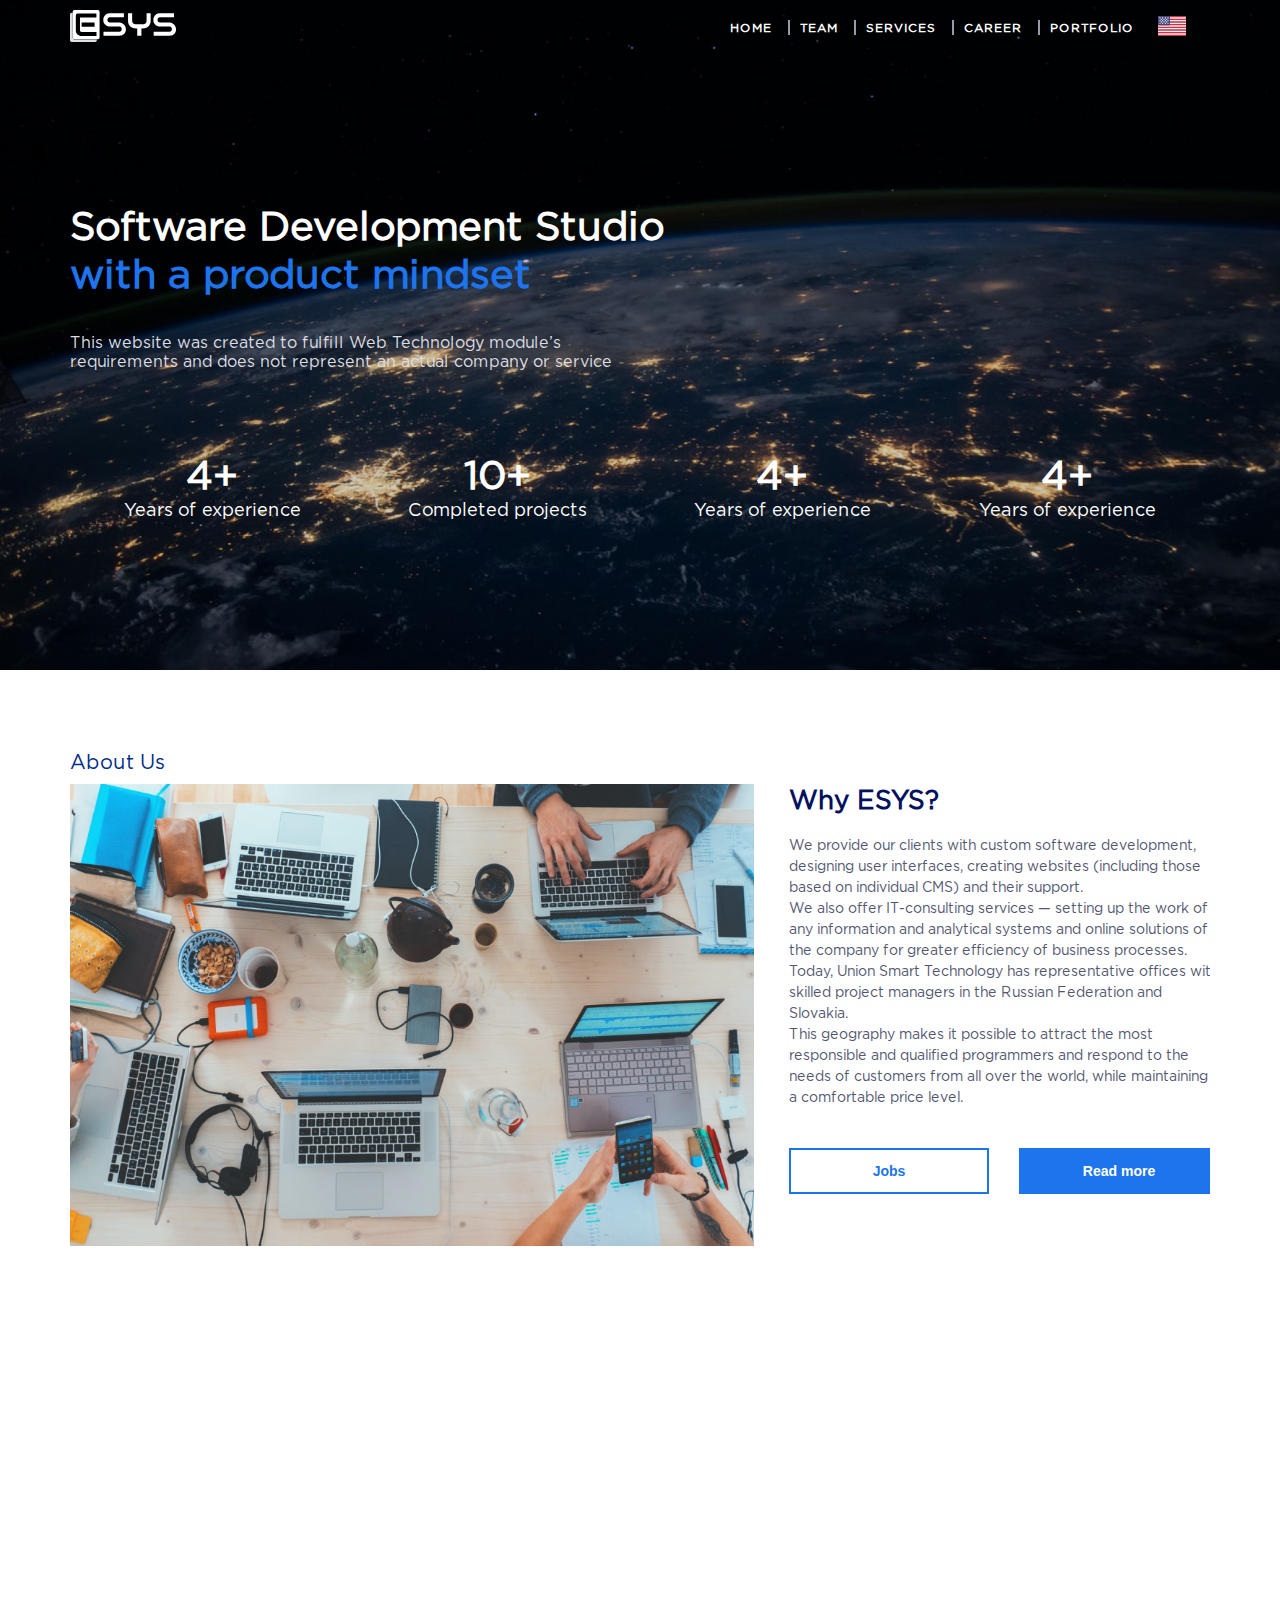
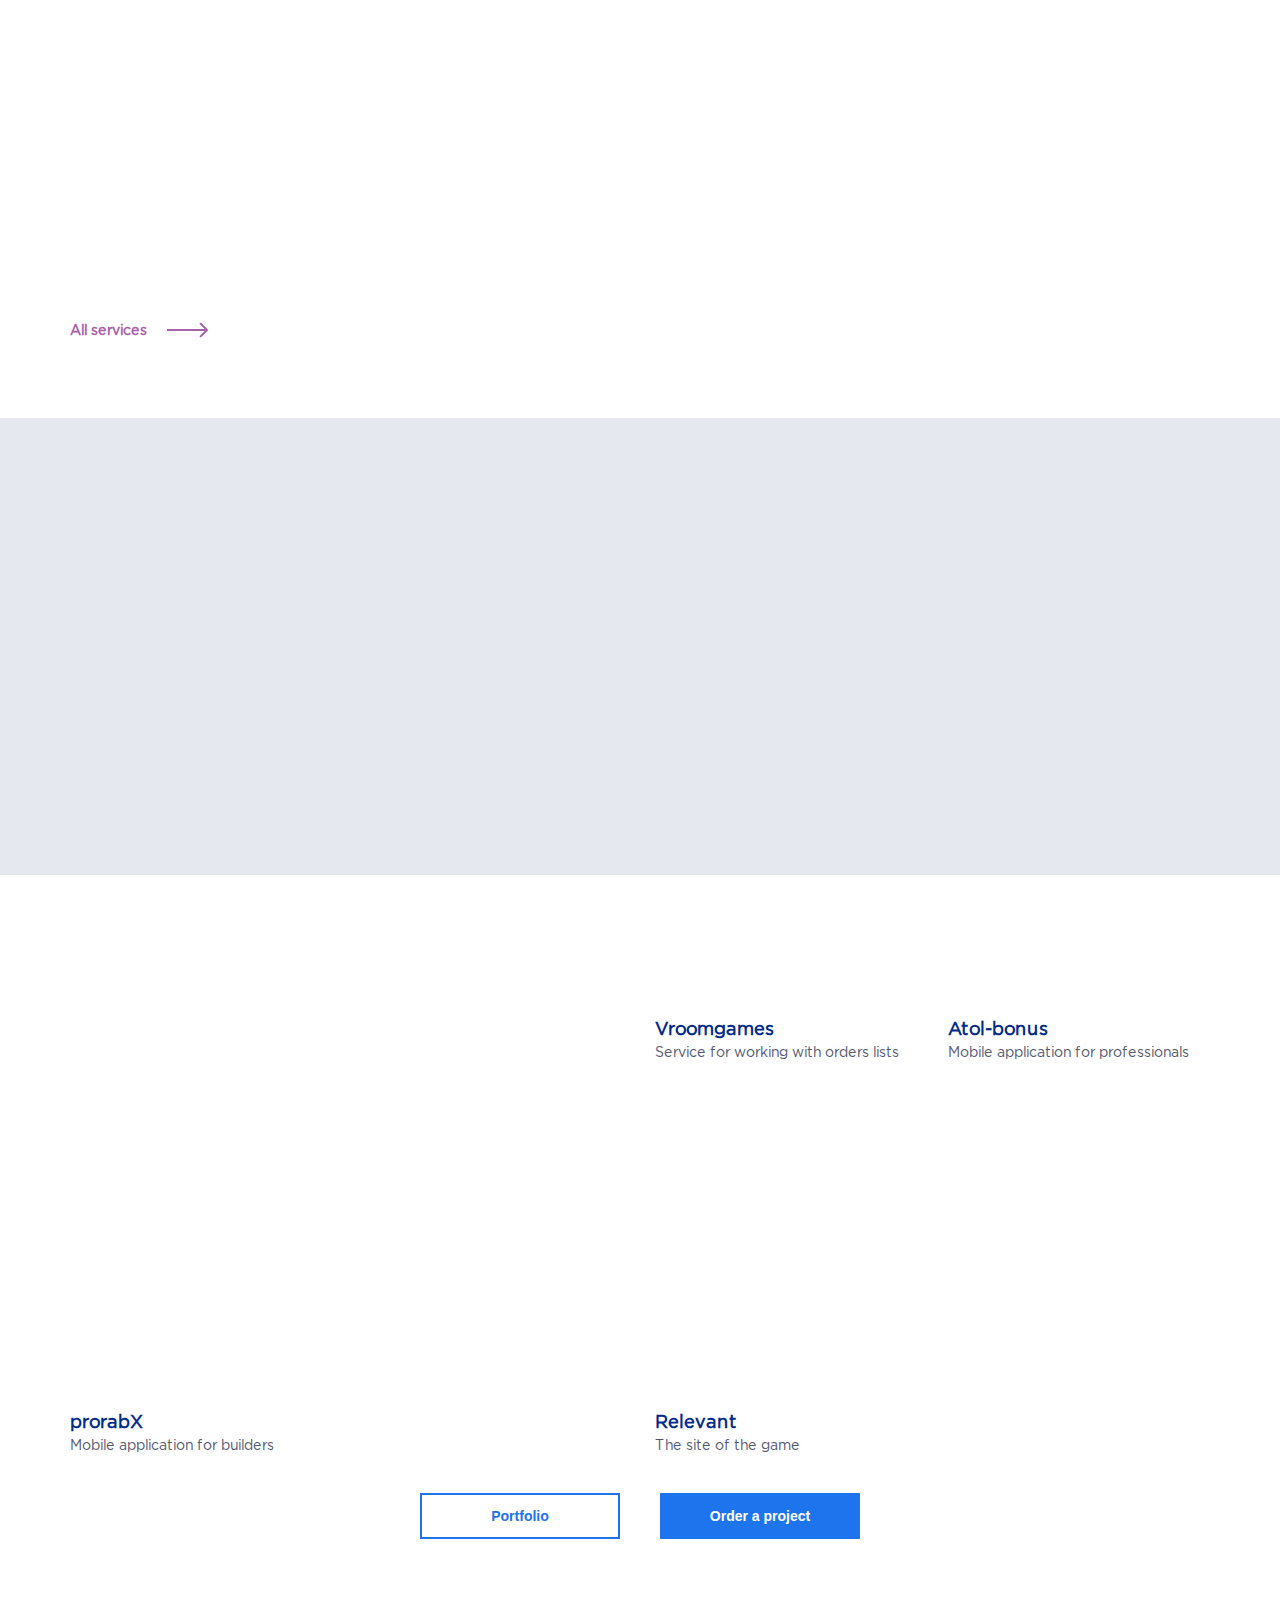
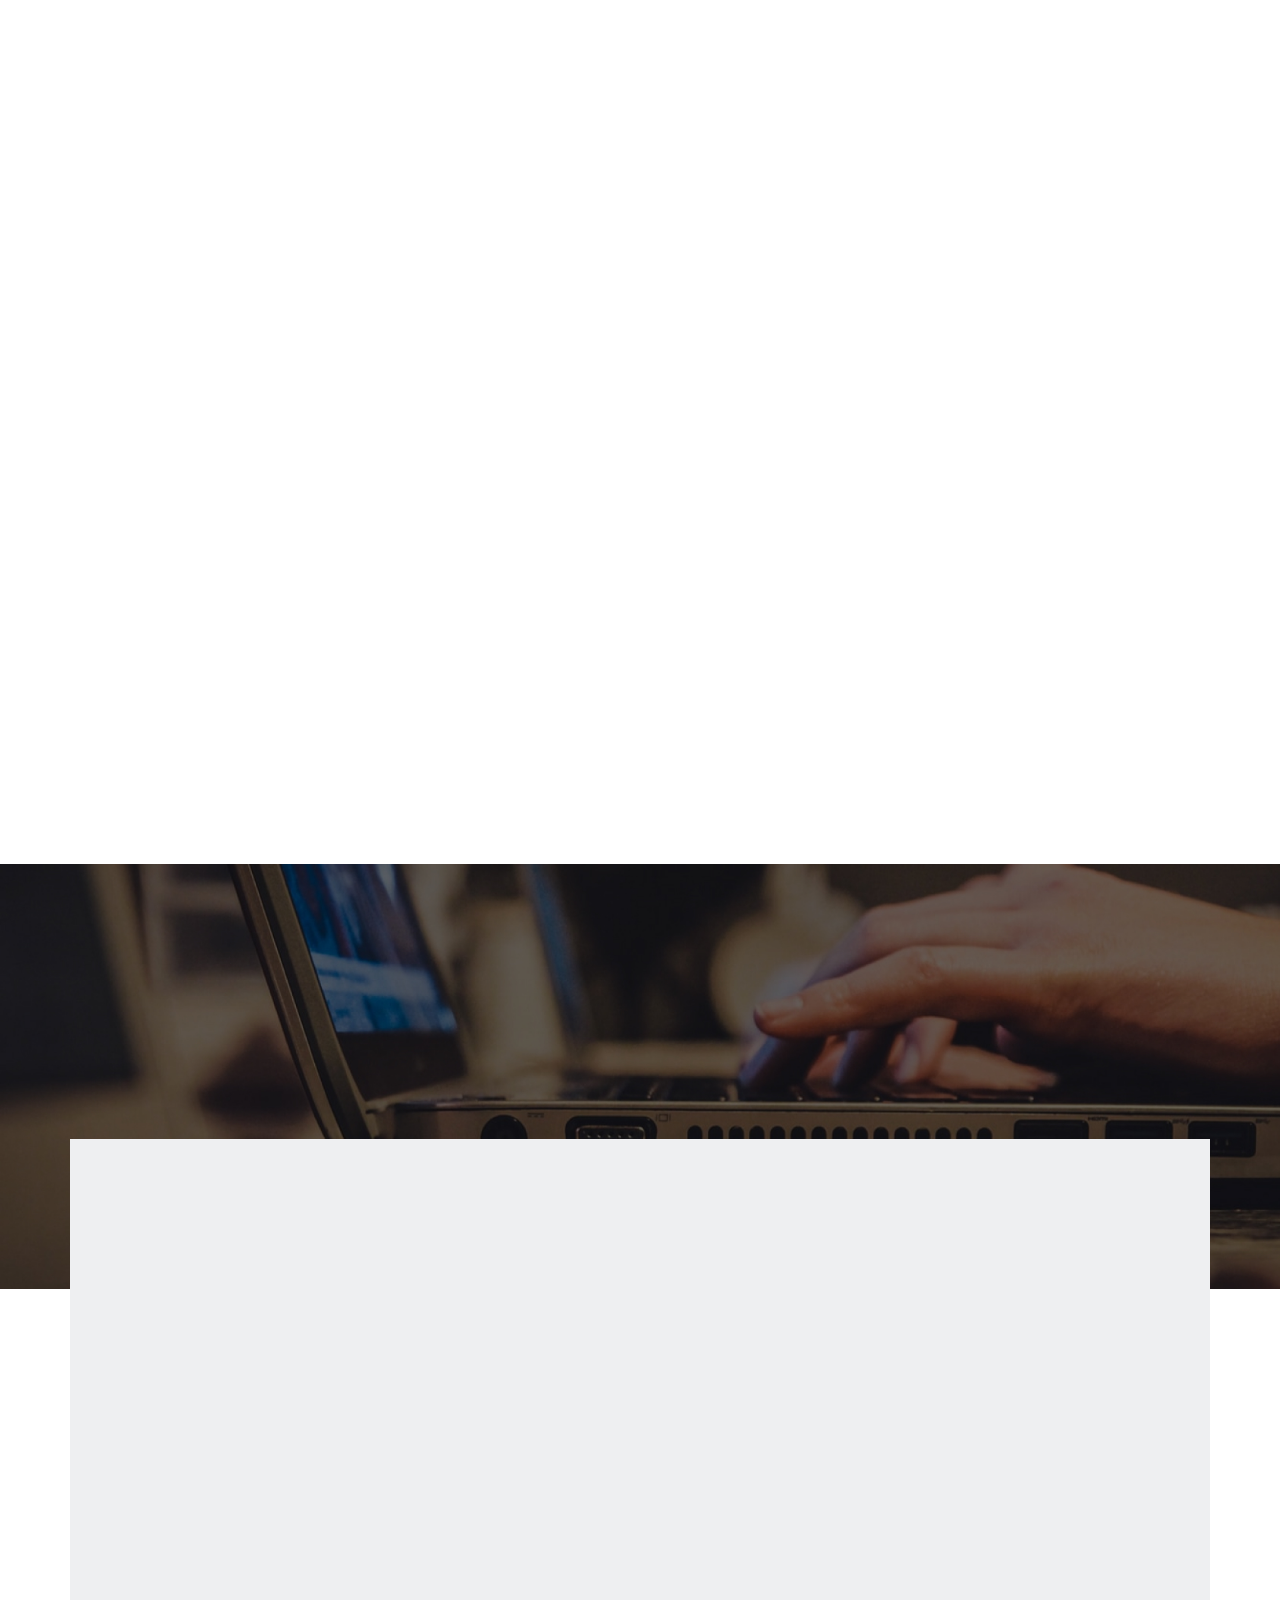
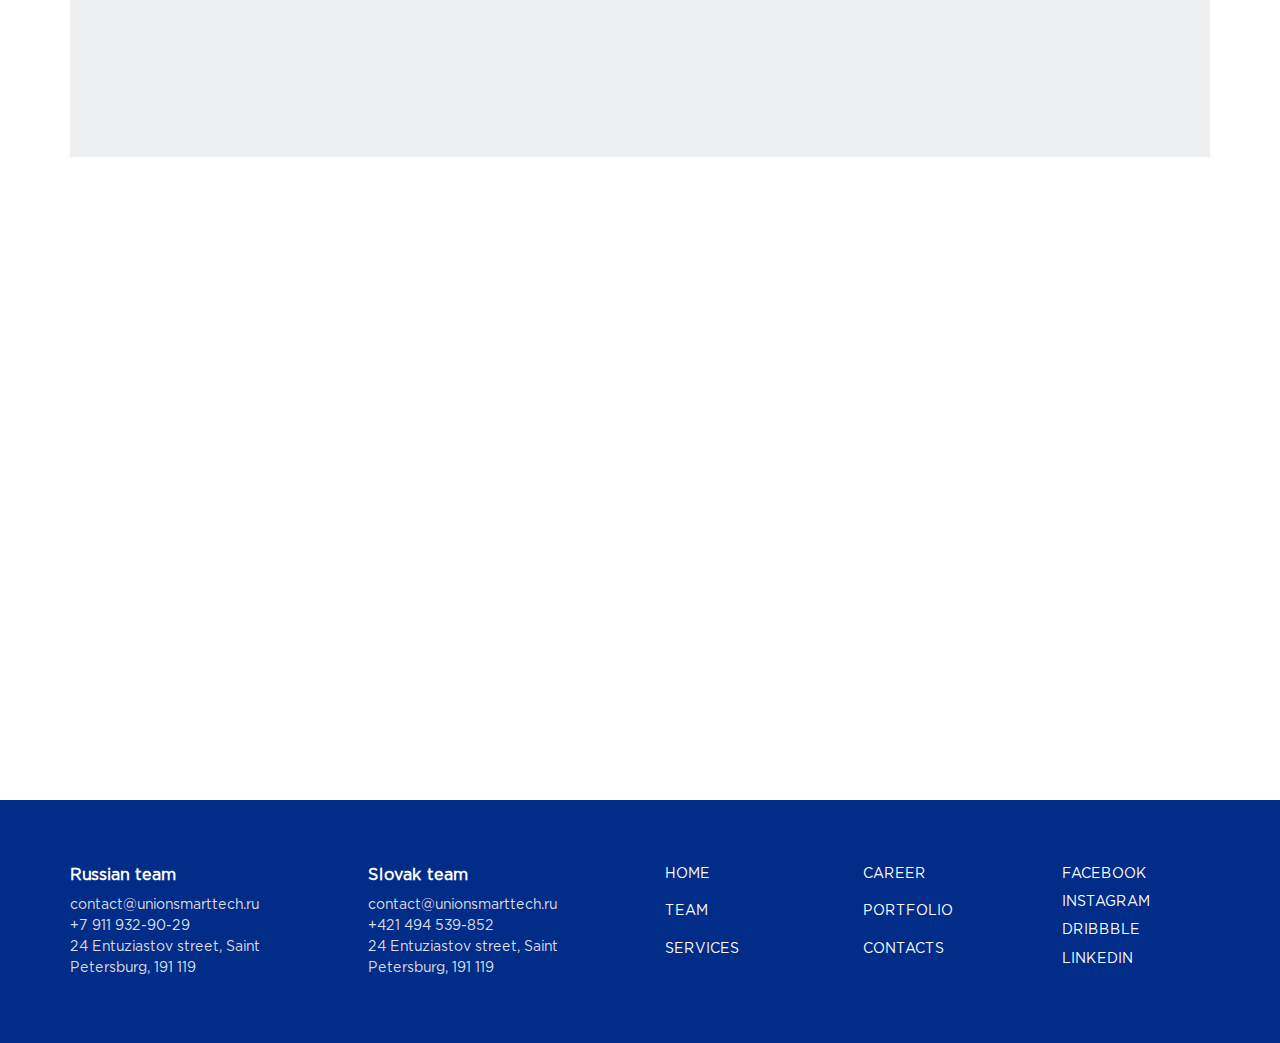
<file: index.html>
<!DOCTYPE html>
<html lang="en">

<head>
    <meta charset="UTF-8" />
    <meta http-equiv="X-UA-Compatible" content="IE=edge" />
    <meta name="viewport" content="width=device-width, initial-scale=1.0" />
    <link rel="stylesheet" href="./assets/style/main.css" />
    <link rel="stylesheet" href="./assets/style/home/index.css" />
    <title>ESYS</title>
</head>

<body>
    <main class="main">

        <div class="container">
            <div class="main-content animate fade-left">
                <h1 class="main-title">Software Development Studio <br />
                    <span class="text-primary">with a product mindset</span>
                </h1>
                <p class="main-text">
                    This website was created to fulfill Web Technology
                    module’s requirements and does not represent an actual company or service
                </p>
            </div>
        </div>

        <div class="main__statistics container">
            <div class="main__statistics-item animate fade-left">
                <p data-number="4" class="main__statistics-number animate-umber">4+</p>
                <p class="main__statistics-text">Years of experience</p>
            </div>
            <div class="main__statistics-item animate fade-left">
                <p data-number="30" class="main__statistics-number animate-umber">30+</p>
                <p class="main__statistics-text">Completed projects</p>
            </div>
            <div class="main__statistics-item animate fade-right">
                <p data-number="4" class="main__statistics-number animate-umber">4+</p>
                <p class="main__statistics-text">Years of experience</p>
            </div>
            <div class="main__statistics-item animate fade-right">
                <p data-number="4" class="main__statistics-number animate-umber">4+</p>
                <p class="main__statistics-text">Years of experience</p>
            </div>
        </div>
    </main>

    <!-- About US -->

    <section class="section about container">
        <p class="section-subtitle lg-d-none">About Us</p>
        <div class="about-content d-flex">
            <img class="about-img fade-left animate" src="./assets/images/homeAbout.jpg" alt="about" />
            <div class="about-text animate fade-right">
                <h2 class="section-title">Why ESYS?</h2>
                <p class="section-text">
                    We provide our clients with custom software development,
                    designing user interfaces, creating websites (including those based on individual
                    CMS) and their support. <br>
                    We also offer IT-consulting services — setting up the work of any information and analytical
                    systems and online solutions of the company for greater efficiency of business processes. <br>
                    Today, Union Smart Technology has representative offices with skilled project managers in the
                    Russian Federation
                    and Slovakia. <br>
                    This geography makes it possible to attract the most responsible and qualified programmers and
                    respond to the needs of customers from all over the world, while maintaining a comfortable price
                    level.
                </p>
                <div class="d-flex about-buttons">
                    <button class="btn btn-outlined">Jobs</button>
                    <button class="btn btn-filled">Read more</button>
                </div>
            </div>
        </div>
    </section>

    <!-- Development -->

    <section class="container section development ">
        <div class="animate fade-left">
            <p class="section-subtitle">Our offers</p>
            <h2 class="section-title">Full cycle development</h2>
            <p class="section-text w-2-3">
                We can develop any customized solution for you. Our company has great potential
                for successful creation of technically complex systems.
            </p>
        </div>

        <div class="development__items">
            <!-- Programming -->
            <div class="development__item animate fade-left">
                <img src="./assets/images/programming.svg" alt="programming" class="development__item-icon" />
                <h2 class=" development__item-title">
                    Programming
                </h2>
                <p class="development__item-text">
                    We create an extensible architecture, write clean and stable code. Integrating with technology
                    customer.
                </p>
            </div>
            <!-- Testing -->
            <div class="development__item animate fade-top">
                <img src="./assets/images/testing.svg" alt="testing" class="development__item-icon" />
                <h2 class="development__item-title">Testing</h2>
                <p class="development__item-text">
                    We carry out manual functional testing and write UI autotests.
                    We prepare checklists and test cases.
                </p>
            </div>
            <!-- Support -->
            <div class="development__item animate fade-right">
                <img src="./assets/images/support.svg" alt="support" class="development__item-icon" />
                <h2 class="development__item-title">We support</h2>
                <p class="development__item-text">
                    We work according to SLA. We monitor the stability of the application, update
                    for new devices and versions of iOS and Android.</p>
            </div>
            <!-- analyze -->
            <div class="development__item animate fade-left">
                <img src="./assets/images/analyze.svg" alt="analyze" class="development__item-icon" />
                <h2 class="development__item-title">We analyze</h2>
                <p class="development__item-text">
                    We write technical specifications for development, taking into account business processes and
                    technologies customer and user needs.
                </p>
            </div>
            <!-- prototyping -->
            <div class="development__item animate fade-bottom">
                <img src="./assets/images/prototyping.svg" alt="prototyping" class="development__item-icon" />
                <h2 class="development__item-title">Прототипируем</h2>
                <p class="development__item-text">Прорабатываем пользовательские сценарии, проектируем логику
                    приложения, скечируем основные экраны.</p>
            </div>
            <!-- designing -->
            <div class="development__item animate fade-right">
                <img src="./assets/images/designing.svg" alt="designing" class="development__item-icon" />
                <h2 class="development__item-title">Design</h2>
                <p class="development__item-text">
                    We adapt the customer's corporate identity to the platform guidelines. We draw
                    convenient and clear interfaces.
                </p>
            </div>
        </div>

        <!-- All services -->
        <a href="" class="services">
            <p class="services-text">All services</p>
            <img src="./assets/images/arrowRight.svg" alt="arrowRight">
        </a>
    </section>

    <!-- Portfolio -->
    <section class="portfolio section">
        <div class="container animate fade-top">
            <p class="section-subtitle">
                Portfolio
            </p>
            <h2 class="section-title">
                Completed projects
            </h2>
            <p class="section-text w-2-3 mx-auto">
                We specialize in providing high -quality software and providing
                highly qualified teams with experience in the development of blockchains, big data analysts and
                AI/ML, as well as service development services to order.
            </p>
        </div>
    </section>

    <!-- Portfio items -->

    <div class="portfolio__items container">
        <div class="row-1">
            <div class="portfolio__item animate fade-left">
                <img src="./assets/images/mobileControl.jpg" alt="mobileControl" class="portfolio__item-img">
                <h3 class="portfolio__item-title">Mobile control</h3>
                <p class="portfolio__item-text">Service for working with clients and partners </p>
            </div>
            <div class="portfolio__item animate fade-left">
                <img src="./assets/images/voiceControl.jpg" alt="voiceControl" class="portfolio__item-img">
                <h3 class="portfolio__item-title">Voice control</h3>
                <p class="portfolio__item-text">Service for work on tasks</p>
            </div>
            <div class="portfolio__item">
                <img src="./assets/images/vgroomGames.jpg" alt="Vroomgames"
                    class="portfolio__item-img animate fade-right">
                <h3 class="portfolio__item-title">Vroomgames</h3>
                <p class="portfolio__item-text">Service for working with orders lists</p>
            </div>
            <div class="portfolio__item">
                <img src="./assets/images/atol.jpg" alt="ATOL-бонус" class="portfolio__item-img animate fade-right">
                <h3 class="portfolio__item-title">Atol-bonus</h3>
                <p class="portfolio__item-text">Mobile application for professionals</p>
            </div>
        </div>
        <div class="row-2">
            <div class="portfolio__item">
                <img src="./assets/images/prorab.jpg" alt="Prorab-x" class="portfolio__item-img animate fade-left">
                <h3 class="portfolio__item-title">prorabX</h3>
                <p class="portfolio__item-text">Mobile application for builders</p>
            </div>
            <div class="portfolio__item">
                <img src="./assets/images/actual.jpg" alt="Актуаль" class="portfolio__item-img animate fade-right">
                <h3 class="portfolio__item-title">Relevant</h3>
                <p class="portfolio__item-text">The site of the game</p>
            </div>
        </div>
    </div>

    <div class="d-flex justify-center ">
        <button class="btn btn-outlined mr-40">Portfolio</button>
        <button class="btn btn-filled">Order a project</button>
    </div>

    <!-- Benefits -->
    <section class="section container benefits">
        <div class="animate fade-left">
            <p class="section-subtitle">Our</p>
            <h2 class="section-title">Advantages</h2>
            <p class="section-text">
                The main value of our company is the creation of a quality product and satisfaction
                the needs of the client.Therefore, before starting development, we conduct marketing research and help
                The client to determine the development strategy of the product.
            </p>
        </div>

        <div class="benefits__items">
            <div class="benefits__item animate fade-left">
                <img src="./assets/images/PODevelopment.svg" alt="Разработка программного обеспечения"
                    class="benefits__item-img">
                <h3 class="benefits__item-title">Development of software</h3>
                <p class="benefits__item-text">
                    We provide a full software development cycle,
                    deployment and post -stroke support.You will receive a functional, scalable and safe
                    A product that is ideal for business.
                    MVP in 90 days.
                </p>
            </div>
            <div class="benefits__item animate fade-left">
                <img src="./assets/images/projectRescue.svg" alt="«Спасение» вашего проекта" class="benefits__item-img">
                <h3 class="benefits__item-title">"Salvation" of your project</h3>
                <p class="benefits__item-text">We join any development stage, analyze the current
                    The state of the product, return the development process in the right direction and release the
                    product on time.</p>
            </div>
            <div class="benefits__item animate fade-right">
                <img src="./assets/images/ITCenter.svg" alt="Создание выделенного  ИТ-центра"
                    class="benefits__item-img">
                <h3 class="benefits__item-title">Creation of a dedicated IT center</h3>
                <p class="benefits__item-text">
                    We provide allocated full -time commands, including analysts, designers,
                    developers, QA engineers and project managers.Gather your team in just a few days.
                </p>
            </div>
            <div class="benefits__item animate fade-right">
                <img src="./assets/images/professionalTeam.svg" alt="Профессионализм команды"
                    class="benefits__item-img">
                <h3 class="benefits__item-title">The professionalism of the team</h3>
                <p class="benefits__item-text">
                    Avoid investment costs in the development of internal skills.Hire professionals with
                    necessary skills to ensure the results of the project and timely delivery.
                </p>
            </div>
        </div>

    </section>

    <!-- Clients -->

    <section class="container section clients">
        <h2 class="section-title animate fade-top">Clients</h2>
        <div class="client__items">
            <img class="animate fade-left" src="./assets/images/cinzano.png" alt="">
            <img class="animate fade-left" src="./assets/images/atol.png" alt="">
            <img class="animate fade-left" src="./assets/images/mondoro.png" alt="">
            <img class="animate fade-right" src="./assets/images/vroom.png" alt="">
            <img class="animate fade-right" src="./assets/images/actual.png" alt="">
            <img class="animate fade-right" src="./assets/images/cinzano.png" alt="">
            <img class="animate fade-left" src="./assets/images/actual.png" alt="">
            <img class="animate fade-left" src="./assets/images/cinzano.png" alt="">
            <img class="animate fade-left" src="./assets/images/atol.png" alt="">
            <img class="animate fade-right" src="./assets/images/mondoro.png" alt="">
            <img class="animate fade-right" src="./assets/images/cinzano.png" alt="">
            <img class="animate fade-right" src="./assets/images/vroom.png" alt="">

        </div>
    </section>

    <!-- Conntact -->
    <section class="section contact">
        <div class="contact-main">
            <div class="container animate fade-left">
                <p class="section-subtitle text-white">Contactp>
                <h2 class="section-title text-white">Ready to offer you the best IT solutionss </h2>
            </div>
        </div>

        <div class="contact__container container">

            <div class="contact__details animate fade-left">
                <div class="contact__deails-header">
                    <h3 class="contact__details-title">I have an idea?idea?</h3>
                    <p class="contact__details-text">
                        Do you have an existing project that you want to improve?You want to embody in
                        Life is a bold idea, but do you need help?Or you don't know where to start the implementation
                        project?
                    </p>
                </div>
                <div class="contact__details-info">
                    <div>
                        <h4 class="contact__details-region">Slovenia</h4>
                        <p class="contact__details-item">contact@unionsmarttech.ru</p>
                        <p class="contact__details-item">+421 494 539-852</p>
                    </div>
                    <div>
                        <h4 class="contact__details-region">Russia</h4>
                        <p class="contact__details-item">contact@unionsmarttech.ru</p>
                        <p class="contact__details-item">+7 911 932-90-29</p>
                    </div>
                </div>
                <div class="contact__social">
                    <a href="/" class="contact__social-item"><img src="./assets/images/linkedin.svg" alt="linkedin"></a>
                    <a href="/" class="contact__social-item"><img src="./assets/images/google.svg" alt="google"></a>
                    <a href="/" class="contact__social-item"><img src="./assets/images/facebook.svg" alt="facebook"></a>
                    <a href="/" class="contact__social-item"><img src="./assets/images/dribble.svg" alt="dribble"></a>
                    <a href="/" class="contact__social-item"><img src="./assets/images/instagram.svg"
                            alt="instagram"></a>
                </div>
            </div>

            <form class="contact__form form animate fade-right">
                <h3 class="contact__form-title">Connect with us</h3>
                <p class="contact__form-text">
                    Leave your contact information, and we will be happy to contact you!
                </p>
                <div class="form-item">

                    <input type="text" id="name" name="name" class="form-input " placeholder="Name">
                </div>
                <div class="form-item">
                    <input type="text" name="company" id="company" class="form-input " placeholder="Company">
                </div>
                <div class="form-item">
                    <input type="mail" name="mail" id="mail" class=" form-input" placeholder="Email">
                </div>
                <div class="form-item">
                    <textarea type="text" id="message" name="message" class=" form-input"
                        placeholder="Message"></textarea>
                </div>
                <p class="form__required"><span class="required">*</span>Mandatory fields for filling</p>
                <div class="form__actions">
                    <button class="btn btn-filled">Send</button>
                    <p class="form__confidentiality">
                        By clicking on the button, you agree with <a href="">Privacy policy</a>
                    </p>
                </div>
            </form>

        </div>

    </section>

    <!-- Faq -->
    <section class="section faq">
        <div class="animate fade-top">
            <p class="section-subtitle">FAQ</p>
            <h2 class="section-title">You may have questions left.We answer</h2>
        </div>

        <div class="dropdown">
            <div class="dropdown__item animate fade-left">
                <div class="dropdown__item-header">
                    <h3 class="dropdown__item-title">
                        When can I use the finished product?
                    </h3>
                    <div class="dropdown__item-icon"><img src="./assets/images/plus.svg" alt=""></div>
                </div>
                <div class="dropdown__item-content">
                    <p class="dropdown__item-text">
                        We provide a full cycle of software, deployment and post
                        support.You will receive a functional, scalable and safe product, perfectly suitable
                        for business.
                        MVP in 90 days.
                    </p>
                </div>
            </div>
            <div class="dropdown__item animate fade-right">
                <div class="dropdown__item-header">
                    <h3 class="dropdown__item-title">
                        When can I use the finished product?
                    </h3>
                    <div class="dropdown__item-icon"><img src="./assets/images/plus.svg" alt=""></div>
                </div>
                <div class="dropdown__item-content">
                    <p class="dropdown__item-text">
                        We provide a full cycle of software, deployment and post
                        support.You will receive a functional, scalable and safe product, perfectly suitable
                        for business.
                        MVP in 90 days.
                    </p>
                </div>
            </div>
            <div class="dropdown__item animate fade-left">
                <div class="dropdown__item-header">
                    <h3 class="dropdown__item-title">
                        How much does it cost to develop a site?
                    </h3>
                    <div class="dropdown__item-icon"><img src="./assets/images/plus.svg" alt=""></div>
                </div>
                <div class="dropdown__item-content">
                    <p class="dropdown__item-text">
                        We provide a full cycle of software, deployment and post
                        support.You will receive a functional, scalable and safe product, perfectly suitable
                        for business.
                        MVP in 90 days.
                    </p>
                </div>
            </div>
            <div class="dropdown__item animate fade-right">
                <div class="dropdown__item-header">
                    <h3 class="dropdown__item-title">
                        Do you give a guarantee for a mobile application?
                    </h3>
                    <div class="dropdown__item-icon"><img src="./assets/images/plus.svg" alt=""></div>
                </div>
                <div class="dropdown__item-content">
                    <p class="dropdown__item-text">
                        We provide a full cycle of software, deployment and post
                        support.You will receive a functional, scalable and safe product, perfectly suitable
                        for business.
                        MVP in 90 days.
                    </p>
                </div>
            </div>
        </div>


    </section>

    <script src="./assets/js/components/AppHeader.js"></script>
    <script src="./assets/js/components/AppFooter.js"></script>
    <script src="./assets/js/numberAnimate.js"></script>
    <script src="./assets/js/animation.js"></script>
    <script src="./assets/js/dropdown.js"></script>

</body>

</html>
</file>
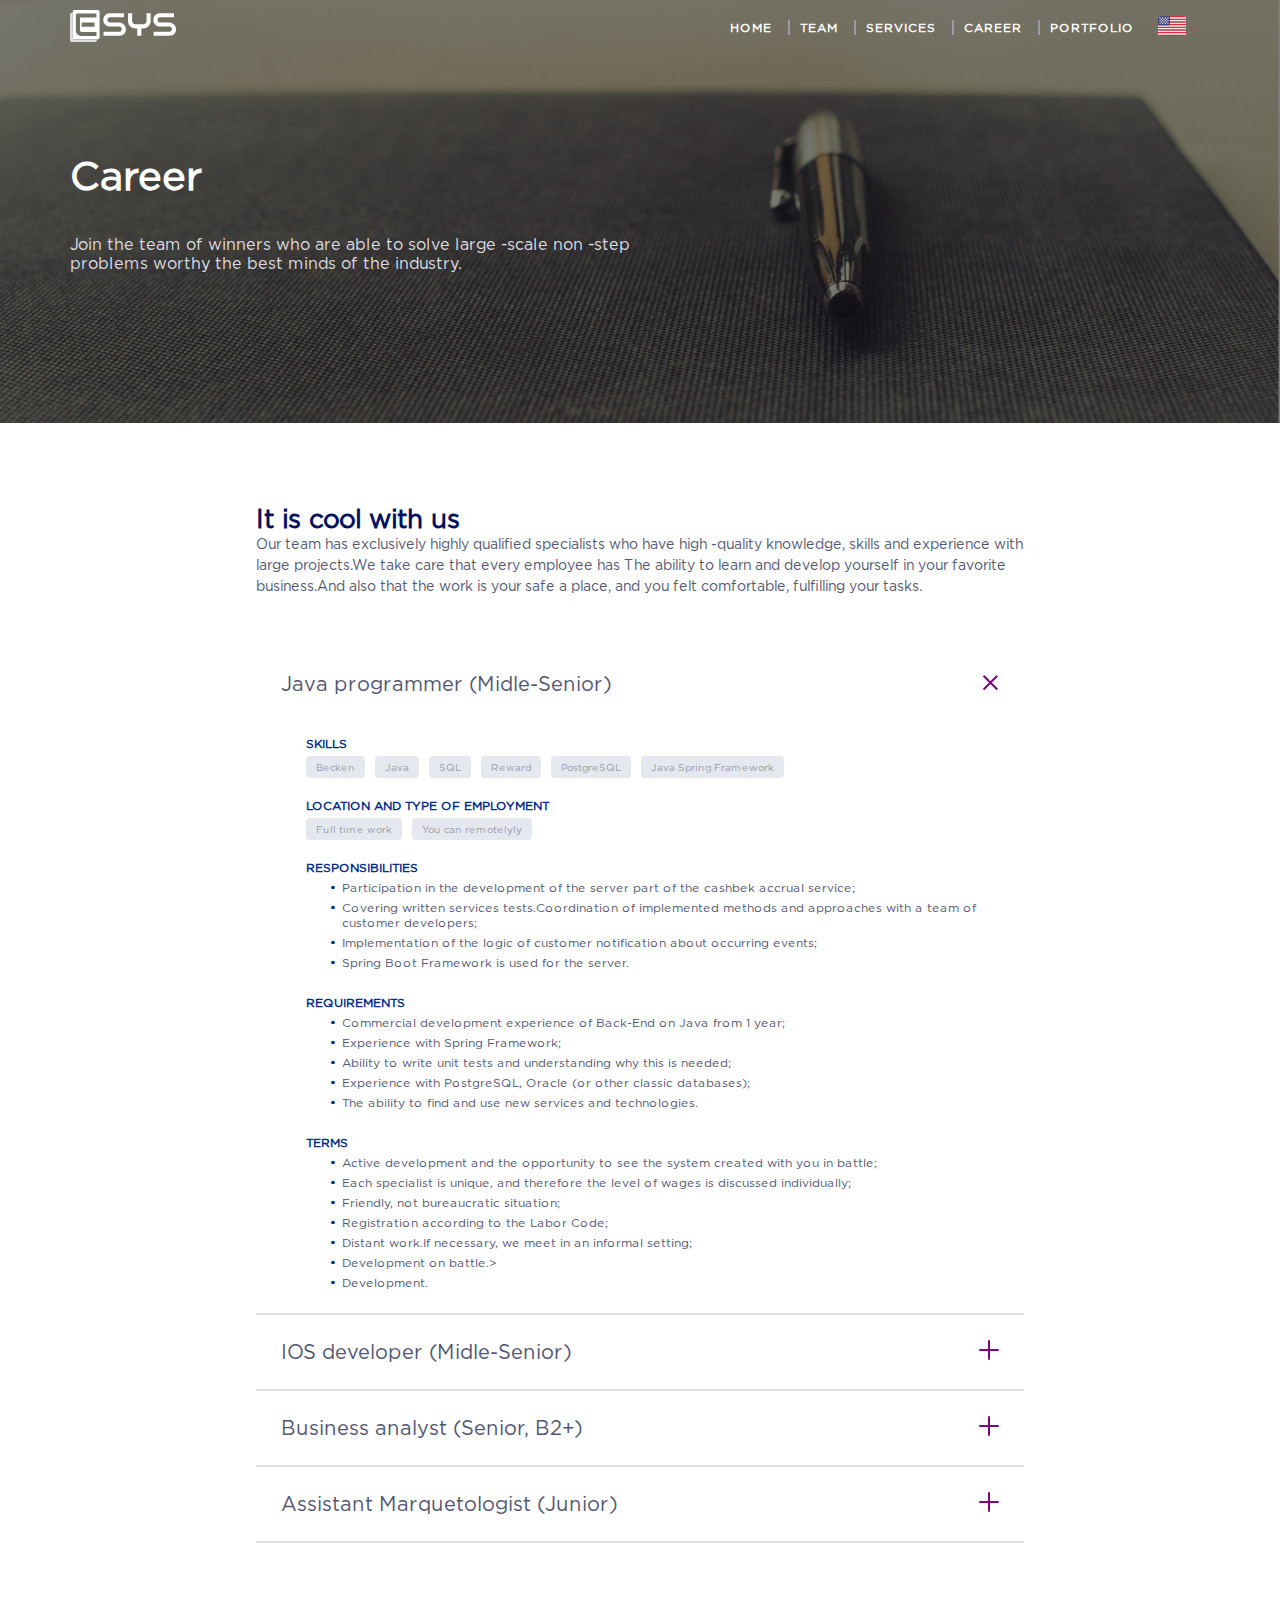
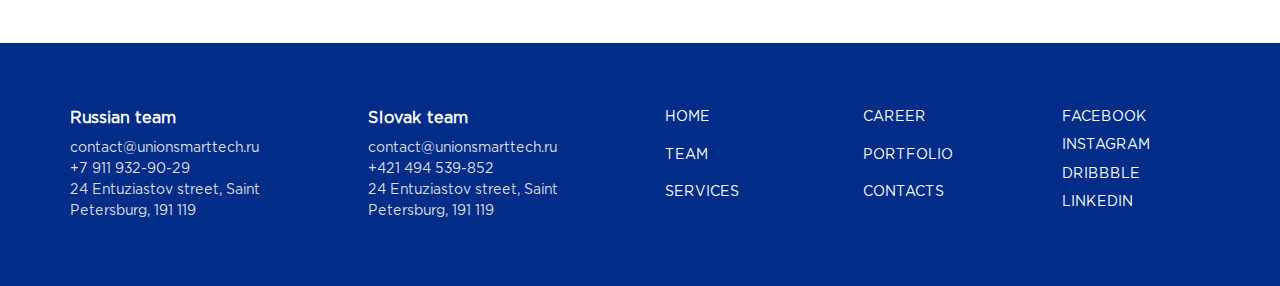
<file: pages/career.html>
<!DOCTYPE html>
<html lang="en">

<head>
    <meta charset="UTF-8">
    <meta http-equiv="X-UA-Compatible" content="IE=edge">
    <meta name="viewport" content="width=device-width, initial-scale=1.0">
    <link rel="stylesheet" href="../assets/style/career/index.css">
    <link rel="stylesheet" href="../assets/style/main.css" />
    <title>ESYS - Career</title>
</head>

<body>

    <main class="main">
        <div class="container">
            <div class="main__content">
                <h1 class="main-title">Career</h1>
                <p class="main-text">
                    Join the team of winners who are able to solve large -scale non -step problems worthy
                    the best minds of the industry.
                </p>
            </div>
        </div>
    </main>

    <section class="section career">
        <div class="career__header">
            <h2 class="section-title">It is cool with us</h2>
            <p class="section-text">
                Our team has exclusively highly qualified specialists who have
                high -quality
                knowledge, skills and experience with large projects.We take care that every employee has
                The ability to learn and develop yourself in your favorite business.And also that the work is your safe
                a place, and you felt comfortable, fulfilling your tasks.
            </p>
        </div>


        <div class="dropdown">
            <div class="dropdown__item animate fade-left career__position">
                <div class="dropdown__item-header">
                    <h3 class="dropdown__item-title">
                        Java programmer (Midle-Senior)
                    </h3>
                    <div class="dropdown__item-icon"><img src="../assets/images/plus.svg" alt=""></div>
                </div>
                <div class="dropdown__item-content">
                    <div class="career__position-section">
                        <h3 class="career__position-section-title">skills</h3>
                        <div class="career__position-tags">
                            <div class="career__position-tag">
                                <p>Becken</p>
                            </div>
                            <div class="career__position-tag">
                                <p>Java</p>
                            </div>
                            <div class="career__position-tag">
                                <p>SQL</p>
                            </div>
                            <div class="career__position-tag">
                                <p>Reward</p>
                            </div>
                            <div class="career__position-tag">
                                <p>PostgreSQL</p>
                            </div>
                            <div class="career__position-tag">
                                <p>Java Spring Framework</p>
                            </div>
                        </div>
                    </div>
                    <div class="career__position-section">
                        <h3 class="career__position-section-title">Location and type of employment</h3>
                        <div class="career__position-tags">
                            <div class="career__position-tag">
                                <p>Full time work</p>
                            </div>
                            <div class="career__position-tag">
                                <p>You can remotelyly</p>
                            </div>
                        </div>
                    </div>
                    <div class="career__position-section">
                        <h3 class="career__position-section-title">Responsibilities</h3>
                        <ul class="career__position-list">
                            <li>Participation in the development of the server part of the cashbek accrual service;</li>
                            <li>Covering written services tests.Coordination of implemented methods and approaches with
                                a team of customer developers;</li>
                            <li>Implementation of the logic of customer notification about occurring events;</li>
                            <li>Spring Boot Framework is used for the server.</li>
                        </ul>
                    </div>
                    <div class="career__position-section">
                        <h3 class="career__position-section-title">Requirements</h3>
                        <ul class="career__position-list">
                            <li>Commercial development experience of Back-End on Java from 1 year;</li>
                            <li>Experience with Spring Framework;</li>
                            <li>Ability to write unit tests and understanding why this is needed;</li>
                            <li>Experience with PostgreSQL, Oracle (or other classic databases);</li>
                            <li>The ability to find and use new services and technologies.</li>
                        </ul>
                    </div>
                    <div class="career__position-section">
                        <h3 class="career__position-section-title">Terms</h3>
                        <ul class="career__position-list">
                            <li>Active development and the opportunity to see the system created with you in battle;
                            </li>
                            <li>Each specialist is unique, and therefore the level of wages is discussed individually;
                            </li>
                            <li>Friendly, not bureaucratic situation;</li>
                            <li>Registration according to the Labor Code;</li>
                            <li>Distant work.If necessary, we meet in an informal setting;</li>
                            <li>Development on battle.>
                            <li>Development.</li>
                        </ul>
                    </div>
                </div>
            </div>
            <div class="dropdown__item animate fade-left career__position">
                <div class="dropdown__item-header">
                    <h3 class="dropdown__item-title">
                        IOS developer (Midle-Senior)
                    </h3>
                    <div class="dropdown__item-icon"><img src="../assets/images/plus.svg" alt=""></div>
                </div>
                <div class="dropdown__item-content">
                    <div class="career__position-section">
                        <h3 class="career__position-section-title">skills</h3>
                        <div class="career__position-tags">
                            <div class="career__position-tag">
                                <p>Becken</p>
                            </div>
                            <div class="career__position-tag">
                                <p>Java</p>
                            </div>
                            <div class="career__position-tag">
                                <p>SQL</p>
                            </div>
                            <div class="career__position-tag">
                                <p>Reward</p>
                            </div>
                            <div class="career__position-tag">
                                <p>PostgreSQL</p>
                            </div>
                            <div class="career__position-tag">
                                <p>Java Spring Framework</p>
                            </div>
                        </div>
                    </div>
                    <div class="career__position-section">
                        <h3 class="career__position-section-title">Location and type of employment</h3>
                        <div class="career__position-tags">
                            <div class="career__position-tag">
                                <p>Full time work</p>
                            </div>
                            <div class="career__position-tag">
                                <p>You can remotelyly</p>
                            </div>
                        </div>
                    </div>
                    <div class="career__position-section">
                        <h3 class="career__position-section-title">Responsibilities</h3>
                        <ul class="career__position-list">
                            <li>Participation in the development of the server part of the cashbek accrual service;</li>
                            <li>Covering written services tests.Coordination of implemented methods and approaches with
                                a team of customer developers;</li>
                            <li>Implementation of the logic of customer notification about occurring events;</li>
                            <li>Spring Boot Framework is used for the server.</li>
                        </ul>
                    </div>
                    <div class="career__position-section">
                        <h3 class="career__position-section-title">Requirements</h3>
                        <ul class="career__position-list">
                            <li>Commercial development experience of Back-End on Java from 1 year;</li>
                            <li>Experience with Spring Framework;</li>
                            <li>Ability to write unit tests and understanding why this is needed;</li>
                            <li>Experience with PostgreSQL, Oracle (or other classic databases);</li>
                            <li>The ability to find and use new services and technologies.</li>
                        </ul>
                    </div>
                    <div class="career__position-section">
                        <h3 class="career__position-section-title">Terms</h3>
                        <ul class="career__position-list">
                            <li>Active development and the opportunity to see the system created with you in battle;
                            </li>
                            <li>Each specialist is unique, and therefore the level of wages is discussed individually;
                            </li>
                            <li>Friendly, not bureaucratic situation;</li>
                            <li>Registration according to the Labor Code;</li>
                            <li>Development on battle.cessary, we meet in an informal setting;</li>
                            <li>Stable salary;</li>
                            <li>Development.</li>
                        </ul>
                    </div>
                </div>
            </div>
            <div class="dropdown__item animate fade-left career__position">
                <div class="dropdown__item-header">
                    <h3 class="dropdown__item-title">
                        Business analyst (Senior, B2+)
                    </h3>
                    <div class="dropdown__item-icon"><img src="../assets/images/plus.svg" alt=""></div>
                </div>
                <div class="dropdown__item-content">
                    <div class="career__position-section">
                        <h3 class="career__position-section-title">skills</h3>
                        <div class="career__position-tags">
                            <div class="career__position-tag">
                                <p>Becken</p>
                            </div>
                            <div class="career__position-tag">
                                <p>Java</p>
                            </div>
                            <div class="career__position-tag">
                                <p>SQL</p>
                            </div>
                            <div class="career__position-tag">
                                <p>Reward</p>
                            </div>
                            <div class="career__position-tag">
                                <p>PostgreSQL</p>
                            </div>
                            <div class="career__position-tag">
                                <p>Java Spring Framework</p>
                            </div>
                        </div>
                    </div>
                    <div class="career__position-section">
                        <h3 class="career__position-section-title">Location and type of employment</h3>
                        <div class="career__position-tags">
                            <div class="career__position-tag">
                                <p>Full time work</p>
                            </div>
                            <div class="career__position-tag">
                                <p>You can remotelyly</p>
                            </div>
                        </div>
                    </div>
                    <div class="career__position-section">
                        <h3 class="career__position-section-title">Responsibilities</h3>
                        <ul class="career__position-list">
                            <li>Participation in the development of the server part of the cashbek accrual service;</li>
                            <li>Covering written services tests.Coordination of implemented methods and approaches with
                                a team of customer developers;</li>
                            <li>Implementation of the logic of customer notification about occurring events;</li>
                            <li>Spring Boot Framework is used for the server.</li>
                        </ul>
                    </div>
                    <div class="career__position-section">
                        <h3 class="career__position-section-title">Requirements</h3>
                        <ul class="career__position-list">
                            <li>Commercial development experience of Back-End on Java from 1 year;</li>
                            <li>Experience with Spring Framework;</li>
                            <li>Ability to write unit tests and understanding why this is needed;</li>
                            <li>Experience with PostgreSQL, Oracle (or other classic databases);</li>
                            <li>The ability to find and use new services and technologies.</li>
                        </ul>
                    </div>
                    <div class="career__position-section">
                        <h3 class="career__position-section-title">Terms</h3>
                        <ul class="career__position-list">
                            <li>Active development and the opportunity to see the system created with you in battle;
                            </li>
                            <li>Each specialist is unique, and therefore the level of wages is discussed individually;
                            </li>
                            <li>Friendly, not bureaucratic situation;</li>
                            <li>Development on battle.ding to the Labor Code;</li>
                            <li>Distant work.If necessary, we meet in an informal setting;</li>
                            <li>Stable salary;</li>
                            <li>Development.</li>
                        </ul>
                    </div>
                </div>
            </div>
            <div class="dropdown__item animate fade-left career__position">
                <div class="dropdown__item-header">
                    <h3 class="dropdown__item-title">
                        Assistant Marquetologist (Junior)
                    </h3>
                    <div class="dropdown__item-icon"><img src="../assets/images/plus.svg" alt=""></div>
                </div>
                <div class="dropdown__item-content">
                    <div class="career__position-section">
                        <h3 class="career__position-section-title">skills</h3>
                        <div class="career__position-tags">
                            <div class="career__position-tag">
                                <p>Becken</p>
                            </div>
                            <div class="career__position-tag">
                                <p>Java</p>
                            </div>
                            <div class="career__position-tag">
                                <p>SQL</p>
                            </div>
                            <div class="career__position-tag">
                                <p>Reward</p>
                            </div>
                            <div class="career__position-tag">
                                <p>PostgreSQL</p>
                            </div>
                            <div class="career__position-tag">
                                <p>Java Spring Framework</p>
                            </div>
                        </div>
                    </div>
                    <div class="career__position-section">
                        <h3 class="career__position-section-title">Location and type of employment</h3>
                        <div class="career__position-tags">
                            <div class="career__position-tag">
                                <p>Full time work</p>
                            </div>
                            <div class="career__position-tag">
                                <p>You can remotelyly</p>
                            </div>
                        </div>
                    </div>
                    <div class="career__position-section">
                        <h3 class="career__position-section-title">Responsibilities</h3>
                        <ul class="career__position-list">
                            <li>Participation in the development of the server part of the cashbek accrual service;</li>
                            <li>Covering written services tests.Coordination of implemented methods and approaches with
                                a team of customer developers;</li>
                            <li>Implementation of the logic of customer notification about occurring events;</li>
                            <li>Spring Boot Framework is used for the server.</li>
                        </ul>
                    </div>
                    <div class="career__position-section">
                        <h3 class="career__position-section-title">Requirements</h3>
                        <ul class="career__position-list">
                            <li>Commercial development experience of Back-End on Java from 1 year;</li>
                            <li>Experience with Spring Framework;</li>
                            <li>Ability to write unit tests and understanding why this is needed;</li>
                            <li>Experience with PostgreSQL, Oracle (or other classic databases);</li>
                            <li>The ability to find and use new services and technologies.</li>
                        </ul>
                    </div>
                    <div class="career__position-section">
                        <h3 class="career__position-section-title">Terms</h3>
                        <ul class="career__position-list">
                            <li>Active development and the opportunity to see the system created with you in battle;
                            </li>
                            <li>Each specialist is unique, and therefore the level of wages is discussed individually;
                            </li>
                            <li>Development on battle.aucratic situation;</li>
                            <li>Registration according to the Labor Code;</li>
                            <li>Distant work.If necessary, we meet in an informal setting;</li>
                            <li>Stable salary;</li>
                            <li>Development.</li>
                        </ul>
                    </div>
                </div>
            </div>
        </div>

    </section>

    <script src="../assets/js/components/AppHeader.js"></script>
    <script src="../assets/js/components/AppFooter.js"></script>
    <script src="../assets/js/animation.js"></script>
    <script src="../assets/js/dropdown.js"></script>
</body>

</html>
</file>
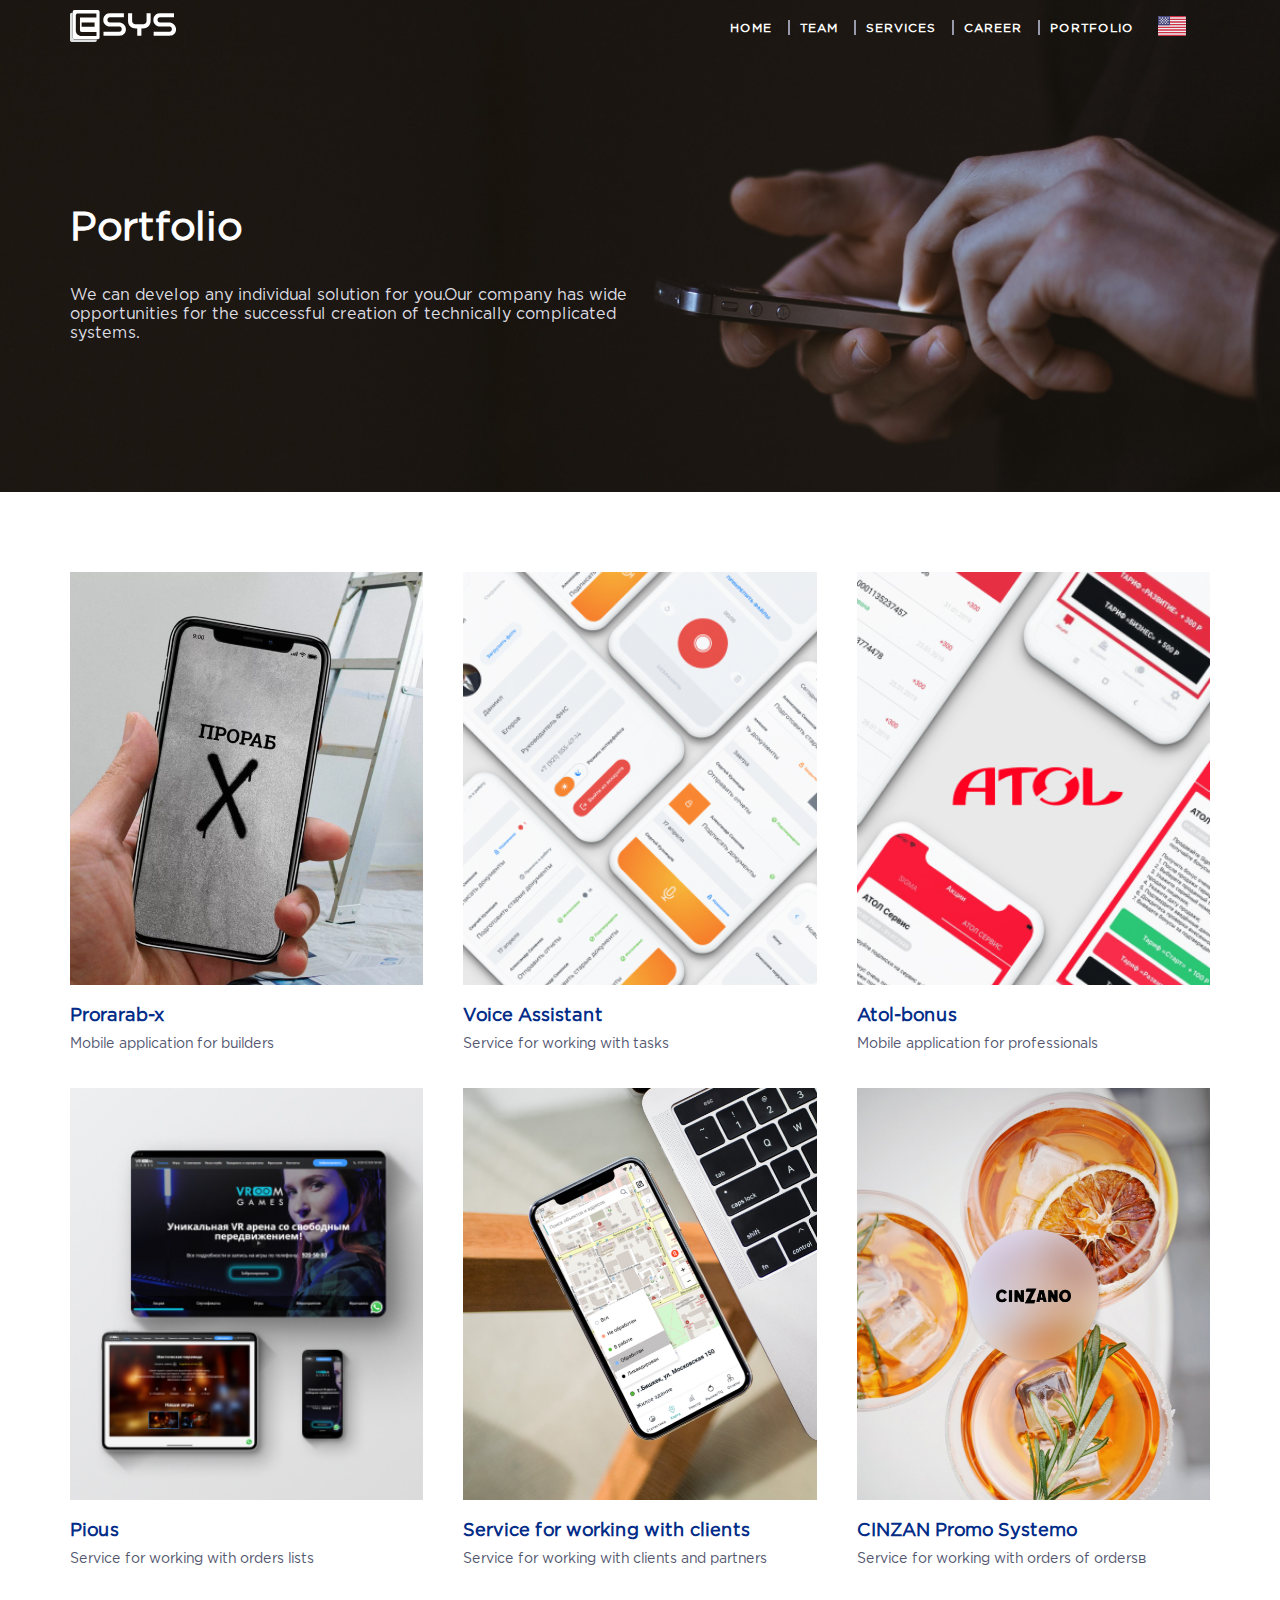
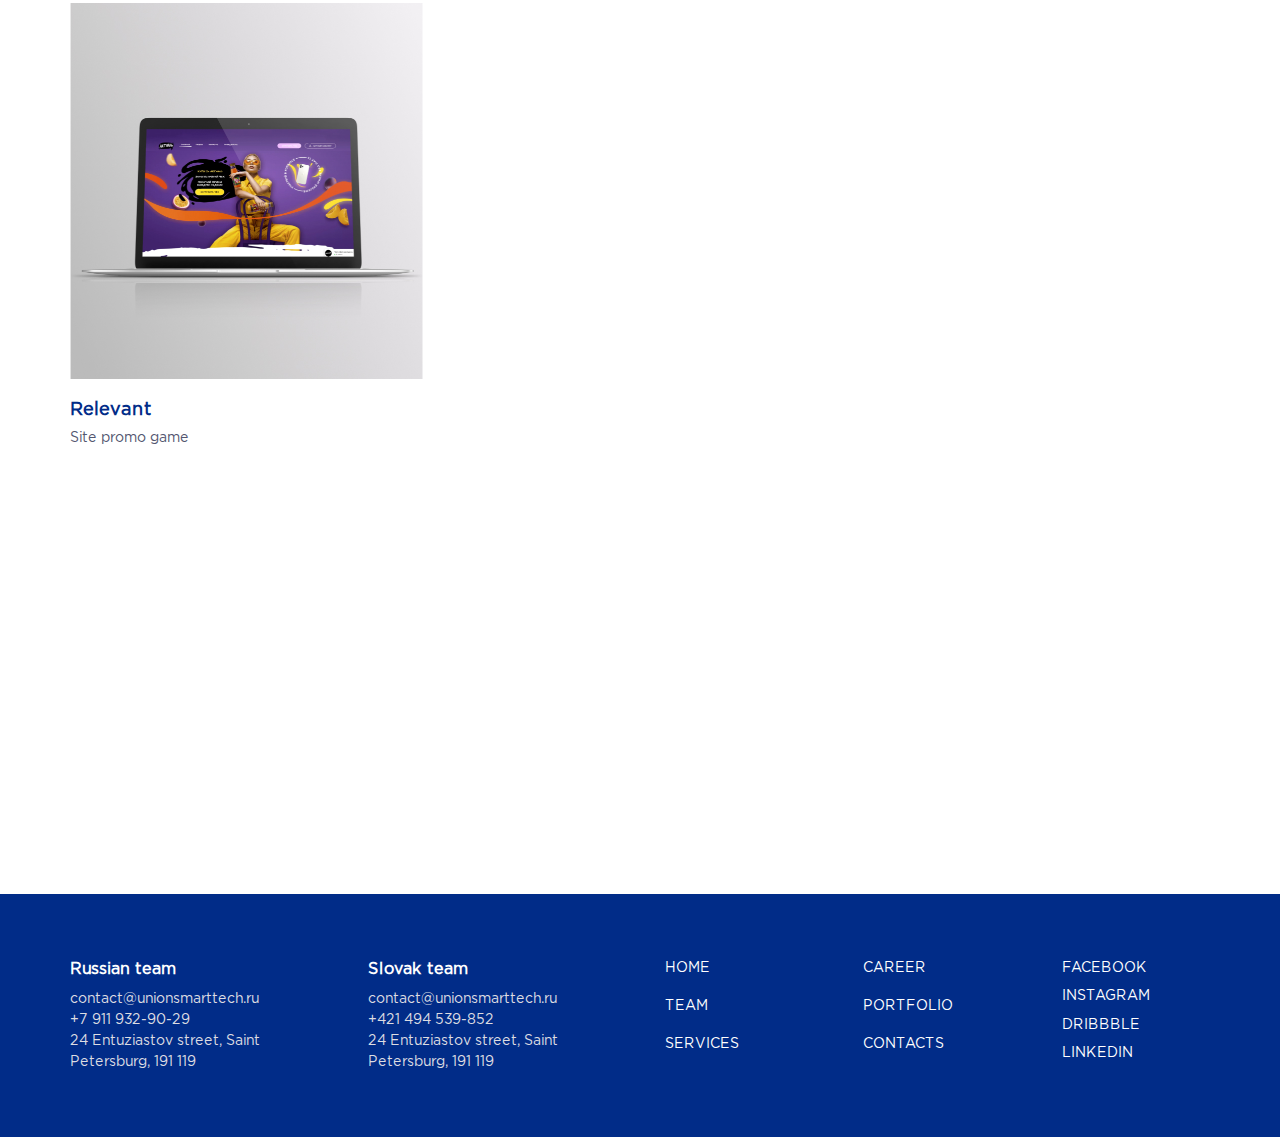
<file: pages/portfolio.html>
<!DOCTYPE html>
<html lang="en">

<head>
    <meta charset="UTF-8">
    <meta http-equiv="X-UA-Compatible" content="IE=edge">
    <meta name="viewport" content="width=device-width, initial-scale=1.0">
    <link rel="stylesheet" href="../assets/style/main.css" />
    <link rel="stylesheet" href="../assets/style/portfolio/index.css">
    <title>ESYS - Portfolio</title>
</head>

<body>


    <main class="main">

        <div class="container">
            <div class="main__content animate fade-left">
                <h1 class="main-title">
                    Portfolio
                </h1>

                <p class="main-text">
                    We can develop any individual solution for you.Our company has wide
                    opportunities
                    for the successful creation of technically complicated systems.
                </p>
            </div>
        </div>

    </main>

    <section class="section portfolio container">

        <div class="portfolio__item">
            <img src="../assets/images/prorabVertical.jpg" alt="prorabVertical" class="portfolio__item-img">
            <h2 class="portfolio__item-title">Prorarab-x</h2>
            <p class="portfolio__item-text">Mobile application for builders</p>
        </div>
        <div class="portfolio__item">
            <img src="../assets/images/voiceControl.jpg" alt="Голосовой помошник" class="portfolio__item-img">
            <h2 class="portfolio__item-title">Voice Assistant</h2>
            <p class="portfolio__item-text">Service for working with tasks</p>
        </div>
        <div class="portfolio__item">
            <img src="../assets/images/atol.jpg" alt="" class="portfolio__item-img">
            <h2 class="portfolio__item-title">Atol-bonus</h2>
            <p class="portfolio__item-text"> Mobile application for professionals</p>
        </div>
        <div class="portfolio__item">
            <img src="../assets/images/vgroomGames.jpg" alt="Vroomgames" class="portfolio__item-img">
            <h2 class="portfolio__item-title">Pious</h2>
            <p class="portfolio__item-text">Service for working with orders lists</p>
        </div>
        <div class="portfolio__item">
            <img src="../assets/images/crm.jpg" alt="Сервис для работы с клиентами" class="portfolio__item-img">
            <h2 class="portfolio__item-title">Service for working with clients</h2>
            <p class="portfolio__item-text">Service for working with clients and partners</p>
        </div>
        <div class="portfolio__item">
            <img src="../assets/images/cinzano.jpg" alt="Промо-система Cinzano" class="portfolio__item-img">
            <h2 class="portfolio__item-title">CINZAN Promo Systemo</h2>
            <p class="portfolio__item-text">Service for working with orders of ordersв</p>
        </div>
        <div class="portfolio__item">
            <img src="../assets/images/actualVertical.jpg" alt="Актуаль" class="portfolio__item-img">
            <h2 class="portfolio__item-title">Relevant</h2>
            <p class="portfolio__item-text">Site promo game</p>
        </div>

    </section>

    <section class="container section clients">
        <h2 class="section-title animate fade-top">Clients</h2>
        <div class="client__items">
            <img class="animate fade-left" src="../assets/images/cinzano.png" alt="">
            <img class="animate fade-left" src="../assets/images/atol.png" alt="">
            <img class="animate fade-left" src="../assets/images/mondoro.png" alt="">
            <img class="animate fade-right" src="../assets/images/vroom.png" alt="">
            <img class="animate fade-right" src="../assets/images/actual.png" alt="">
            <img class="animate fade-right" src="../assets/images/cinzano.png" alt="">
            <img class="animate fade-left" src="../assets/images/actual.png" alt="">
            <img class="animate fade-left" src="../assets/images/cinzano.png" alt="">
            <img class="animate fade-left" src="../assets/images/atol.png" alt="">
            <img class="animate fade-right" src="../assets/images/mondoro.png" alt="">
            <img class="animate fade-right" src="../assets/images/cinzano.png" alt="">
            <img class="animate fade-right" src="../assets/images/vroom.png" alt="">

        </div>
    </section>

    <script src="../assets/js/components/AppHeader.js"></script>
    <script src="../assets/js/components/AppFooter.js"></script>
    <script src="../assets/js/animation.js"></script>

</body>

</html>
</file>
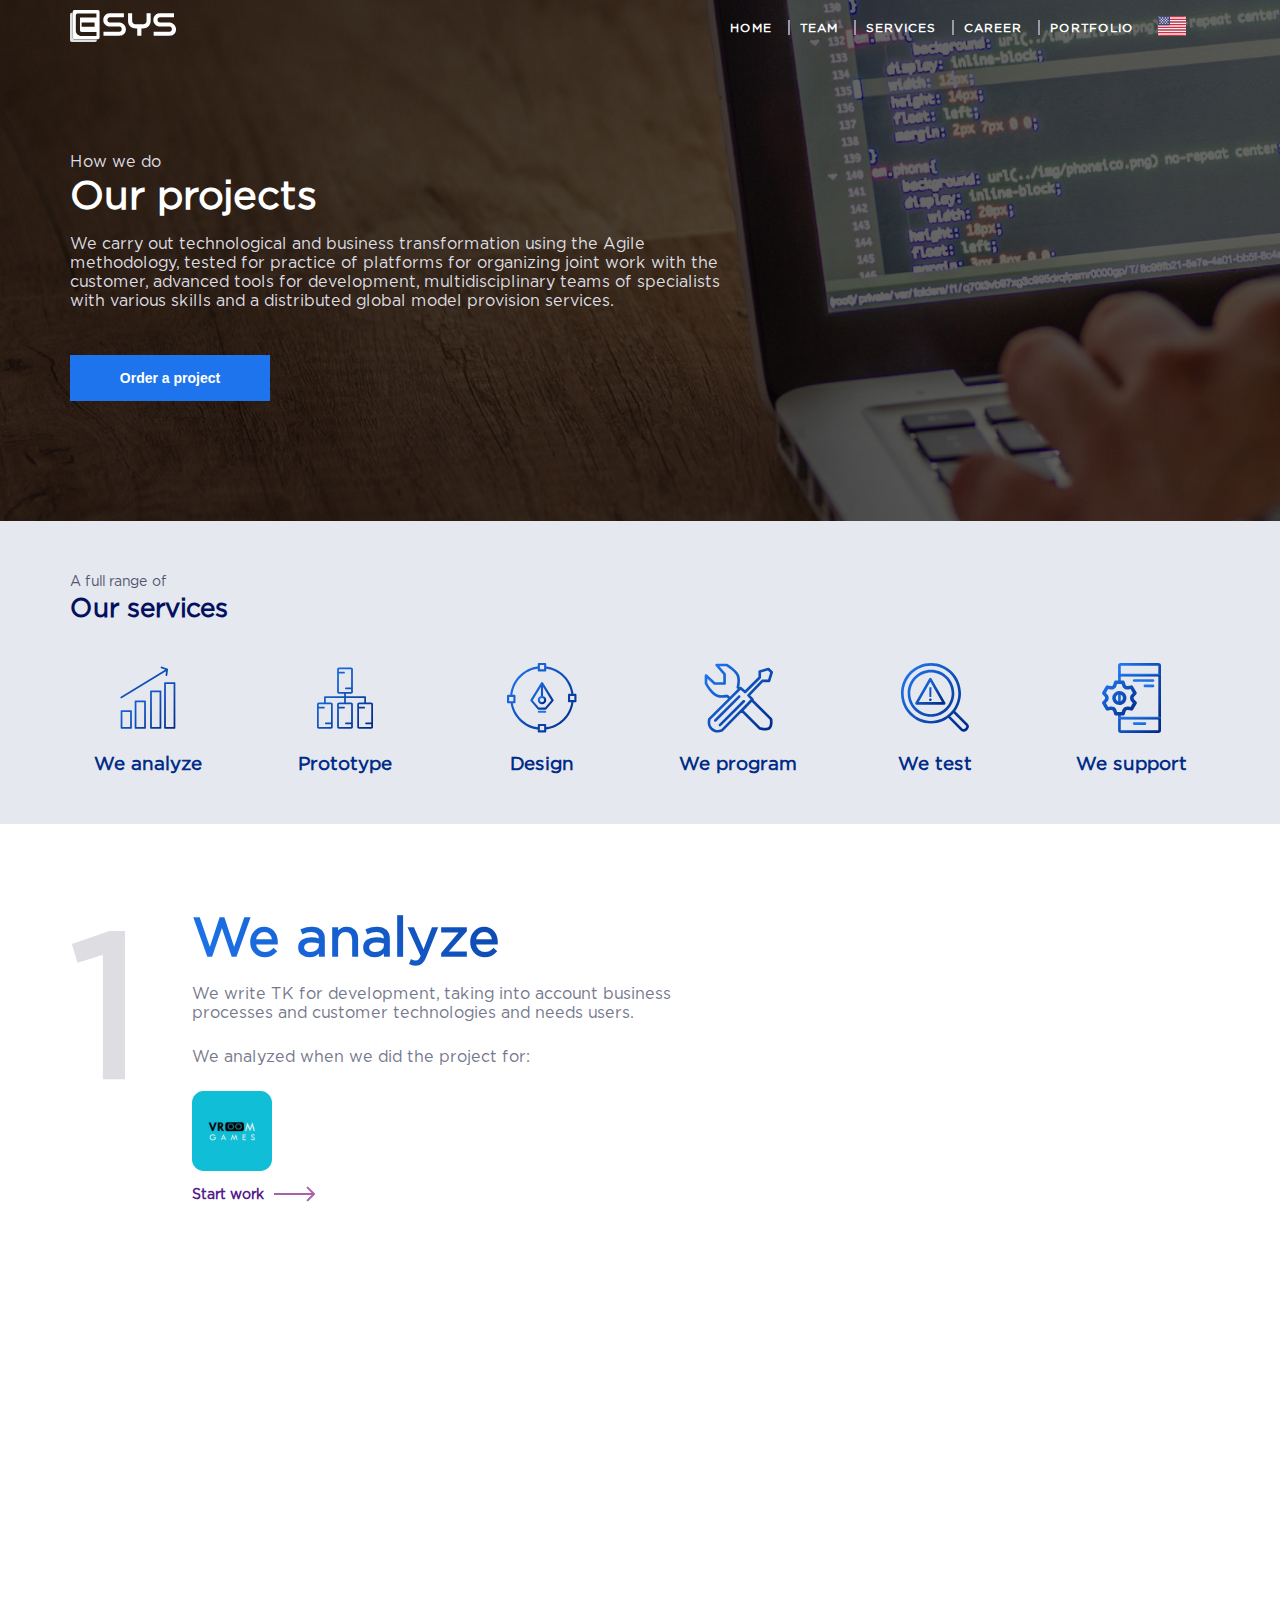
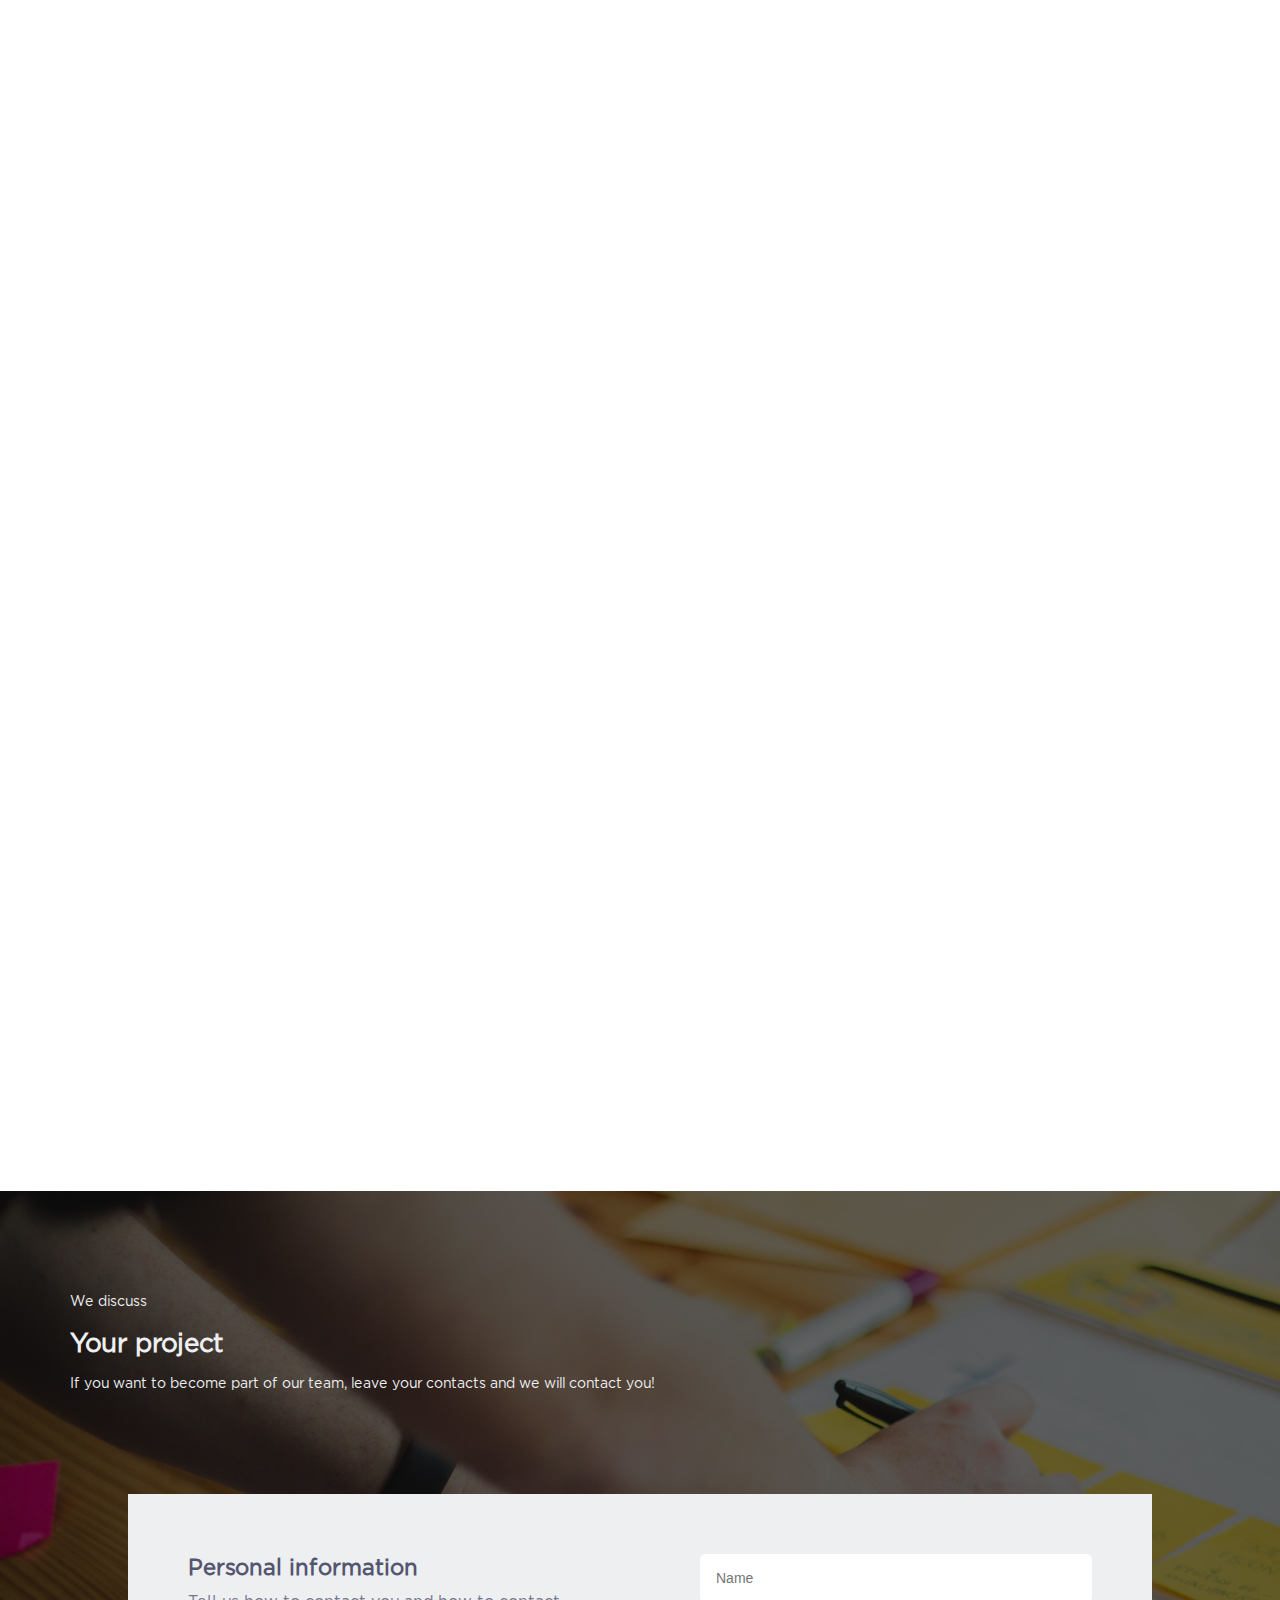
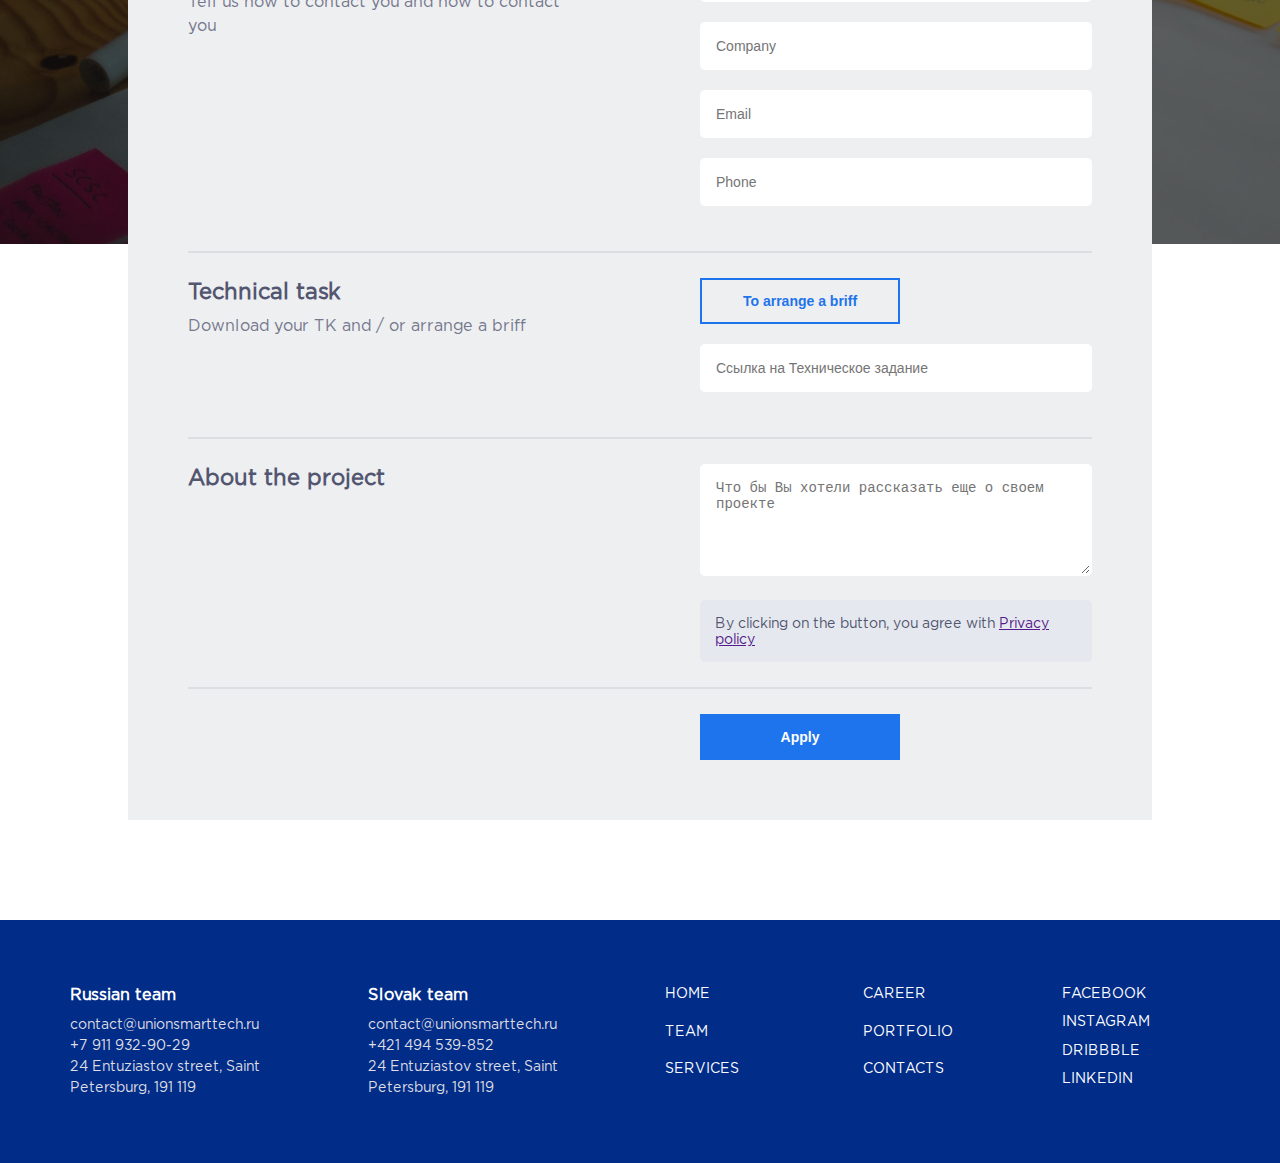
<file: pages/services.html>
<!DOCTYPE html>
<html lang="en">

<head>
    <meta charset="UTF-8">
    <meta http-equiv="X-UA-Compatible" content="IE=edge">
    <meta name="viewport" content="width=device-width, initial-scale=1.0">
    <link rel="stylesheet" href="../assets/style/main.css" />
    <link rel="stylesheet" href="../assets/style/services/index.css">
    <title>ESYS - Services</title>
</head>

<body>
    <main class="main">
        <div class="container">
            <div class="main-content animate fade-left">
                <p class="main-text">How we do</p>
                <h1 class="main-title">Our projects</h1>
                <p class="main-text">
                    We carry out technological and business transformation using the Agile methodology, tested for
                    practice of platforms for organizing joint work with the customer, advanced tools for
                    development,
                    multidisciplinary teams of specialists with various skills and a distributed global model
                    provision
                    services.
                </p>
                <button class="btn btn-filled">Order a project</button>
            </div>
        </div>
    </main>

    <section class="services">
        <div class="container">
            <div class="services__header">
                <p class="section-text">
                    A full range of
                </p>
                <h2 class="section-title">
                    Our services
                </h2>
            </div>

            <div class="services__items">
                <div class="services__item">
                    <img src="../assets/images/analyze.svg" alt="Анализируем" class="services__item-img">
                    <h3 class="services__item-title">We analyze</h3>
                </div>
                <div class="services__item">
                    <img src="../assets/images/prototyping.svg" alt="Прототипируем" class="services__item-img">
                    <h3 class="services__item-title">Prototype</h3>
                </div>
                <div class="services__item">
                    <img src="../assets/images/designing.svg" alt="Дизайним" class="services__item-img">
                    <h3 class="services__item-title">Design</h3>
                </div>
                <div class="services__item">
                    <img src="../assets/images/programming.svg" alt="Программируем" class="services__item-img">
                    <h3 class="services__item-title">We program</h3>
                </div>
                <div class="services__item">
                    <img src="../assets/images/testing.svg" alt="Тестируем" class="services__item-img">
                    <h3 class="services__item-title">We test</h3>
                </div>
                <div class="services__item">
                    <img src="../assets/images/support.svg" alt="Поддерживаем" class="services__item-img">
                    <h3 class="services__item-title">We support</h3>
                </div>
            </div>
        </div>

    </section>

    <section class="section container">
        <div class="stage__items">

            <div class="stage__item animate fade-left">
                <p class="stage__item-number">1</p>
                <div class="stage__item-content">
                    <h3 class="stage__item-title">We analyze</h3>
                    <p class="stage__item-text">
                        We write TK for development, taking into account business processes and customer technologies
                        and needs
                        users.
                    </p>
                    <p class="stage__item-text">
                        We analyzed when we did the project for:
                    </p>
                    <div class="stage__item-projects">
                        <img src="../assets/images/vroom.svg" alt="vroom" class="stage__item-project">
                    </div>
                    <a href="" class="stage__start-work">
                        <p>Start work</p>
                        <img src="../assets/images/arrowRight.svg" alt="arrowRight">
                    </a>
                </div>
            </div>
            <div class="stage__item animate fade-right">
                <p class="stage__item-number">2</p>
                <div class="stage__item-content">
                    <h3 class="stage__item-title">Prototype</h3>
                    <p class="stage__item-text">
                        We work out user scenarios, design the logic of the application, we will compose the main
                        Screens.
                    </p>
                    <p class="stage__item-text">
                        We prototyped when we did the project for:
                    </p>
                    <div class="stage__item-projects">
                        <img src="../assets/images/danone.svg" alt="danone" class="stage__item-project">
                        <img src="../assets/images/vroom.svg" alt="vroom" class="stage__item-project">
                    </div>
                    <a href="" class="stage__start-work">
                        <p>Start work</p>
                        <img src="../assets/images/arrowRight.svg" alt="arrowRight">
                    </a>
                </div>
            </div>
            <div class="stage__item animate fade-left">
                <p class="stage__item-number">3</p>
                <div class="stage__item-content">
                    <h3 class="stage__item-title">Design</h3>
                    <p class="stage__item-text">
                        We adapt the customer’s corporate identity to the guidels of platforms.We draw comfortable and
                        understandable
                        Interfaces.
                    </p>
                    <p class="stage__item-text">
                        We created a design when we did a project for:
                    </p>
                    <div class="stage__item-projects">
                        <img src="../assets/images/danone.svg" alt="danone" class="stage__item-project">
                        <img src="../assets/images/codespace.svg" alt="codespace" class="stage__item-project">
                        <img src="../assets/images/actual.svg" alt="actual" class="stage__item-project">
                    </div>
                    <a href="" class="stage__start-work">
                        <p>Start work</p>
                        <img src="../assets/images/arrowRight.svg" alt="arrowRight">
                    </a>
                </div>
            </div>
            <div class="stage__item animate fade-right">
                <p class="stage__item-number">4</p>
                <div class="stage__item-content">
                    <h3 class="stage__item-title">We program</h3>
                    <p class="stage__item-text">
                        We create an expanded architecture, write a clean and stable code.We integrate with technology
                        customer.
                    </p>
                    <p class="stage__item-text">
                        We gambled when we did the project for:
                    </p>
                    <div class="stage__item-projects">
                        <img src="../assets/images/danone.svg" alt="danone" class="stage__item-project">
                        <img src="../assets/images/codespace.svg" alt="codespace" class="stage__item-project">
                        <img src="../assets/images/vroom.svg" alt="vroom" class="stage__item-project">
                        <img src="../assets/images/actual.svg" alt="actual" class="stage__item-project">
                    </div>
                    <a href="" class="stage__start-work">
                        <p>Start work</p>
                        <img src="../assets/images/arrowRight.svg" alt="arrowRight">
                    </a>
                </div>
            </div>
            <div class="stage__item animate fade-left">
                <p class="stage__item-number">5</p>
                <div class="stage__item-content">
                    <h3 class="stage__item-title">We test</h3>
                    <p class="stage__item-text">
                        We carry out manual functional testing and write UI-authors.Cooking checks and
                        Test cases.
                    </p>
                    <p class="stage__item-text">
                        We tested when we did the project for:
                    </p>
                    <div class="stage__item-projects">
                        <img src="../assets/images/codespace.svg" alt="codespace" class="stage__item-project">
                        <img src="../assets/images/vroom.svg" alt="vroom" class="stage__item-project">
                    </div>
                    <a href="" class="stage__start-work">
                        <p>Start work</p>
                        <img src="../assets/images/arrowRight.svg" alt="arrowRight">
                    </a>
                </div>
            </div>
            <div class="stage__item animate fade-right">
                <p class="stage__item-number">6</p>
                <div class="stage__item-content">
                    <h3 class="stage__item-title">We support</h3>
                    <p class="stage__item-text">
                        We work on SLA.We monitor the stability of the application, update it for new devices and
                        versions of iOS and Android.
                    </p>
                    <p class="stage__item-text">
                        We provide support:
                    </p>
                    <div class="stage__item-projects">
                        <img src="../assets/images/danone.svg" alt="danone" class="stage__item-project">
                    </div>
                    <a href="" class="stage__start-work">
                        <p>Start work</p>
                        <img src="../assets/images/arrowRight.svg" alt="arrowRight">
                    </a>
                </div>
            </div>

        </div>
    </section>

    <section class="project section">

        <div class="project__header">
            <div class="container">
                <p class="section-text">We discuss</p>
                <h2 class="section-title">Your project</h2>
                <p class="section-text">
                    If you want to become part of our team, leave your contacts and we will contact you!
                </p>
            </div>
        </div>

        <form action="" class="project__form">
            <div class="project__form-section">
                <div class="project__section-header">
                    <h3 class="project__section-title">Personal information</h3>
                    <p class="project__section-text">
                        Tell us how to contact you and how to contact you
                    </p>
                </div>
                <div class="form__section-fields">
                    <input type="text" name="name" placeholder="Name" class="form-input">
                    <input type="text" name="company" placeholder="Company" class=" form-input">
                    <input type="text" name="email" placeholder="Email" class=" form-input">
                    <input type="text" name="phone" placeholder="Phone" class=" form-input">
                </div>
            </div>
            <div class="project__form-section">
                <div class="project__section-header">
                    <h3 class="project__section-title">Technical task</h3>
                    <p class="project__section-text">Download your TK and / or arrange a briff</p>
                </div>
                <div class="form__section-fields">
                    <button class="btn btn-outlined file">To arrange a briff</button>
                    <input type="text" name="technial_task" placeholder="Ссылка на Техническое задание"
                        class=" form-input">
                </div>
            </div>
            <div class="project__form-section">
                <div class="project__section-header">
                    <h3 class="project__section-title">About the project</h3>
                </div>
                <div class="form__section-fields">
                    <textarea type="text" name="description" rows="5"
                        placeholder="Что бы Вы хотели рассказать еще о своем проекте" class="form-input"></textarea>
                    <p class="project__form-confidentiality">
                        By clicking on the button, you agree with <a href="">Privacy policy</a>
                </div>
            </div>
            <div class="project__form-section">
                <div class="project__section-header">
                </div>
                <div class="form__section-fields">
                    <button class="btn btn-filled">
                        Apply
                    </button>
                </div>
            </div>
        </form>

    </section>

    <script src="../assets/js/components/AppHeader.js"></script>
    <script src="../assets/js/components/AppFooter.js"></script>
    <script src="../assets/js/animation.js"></script>
</body>

</html>
</file>
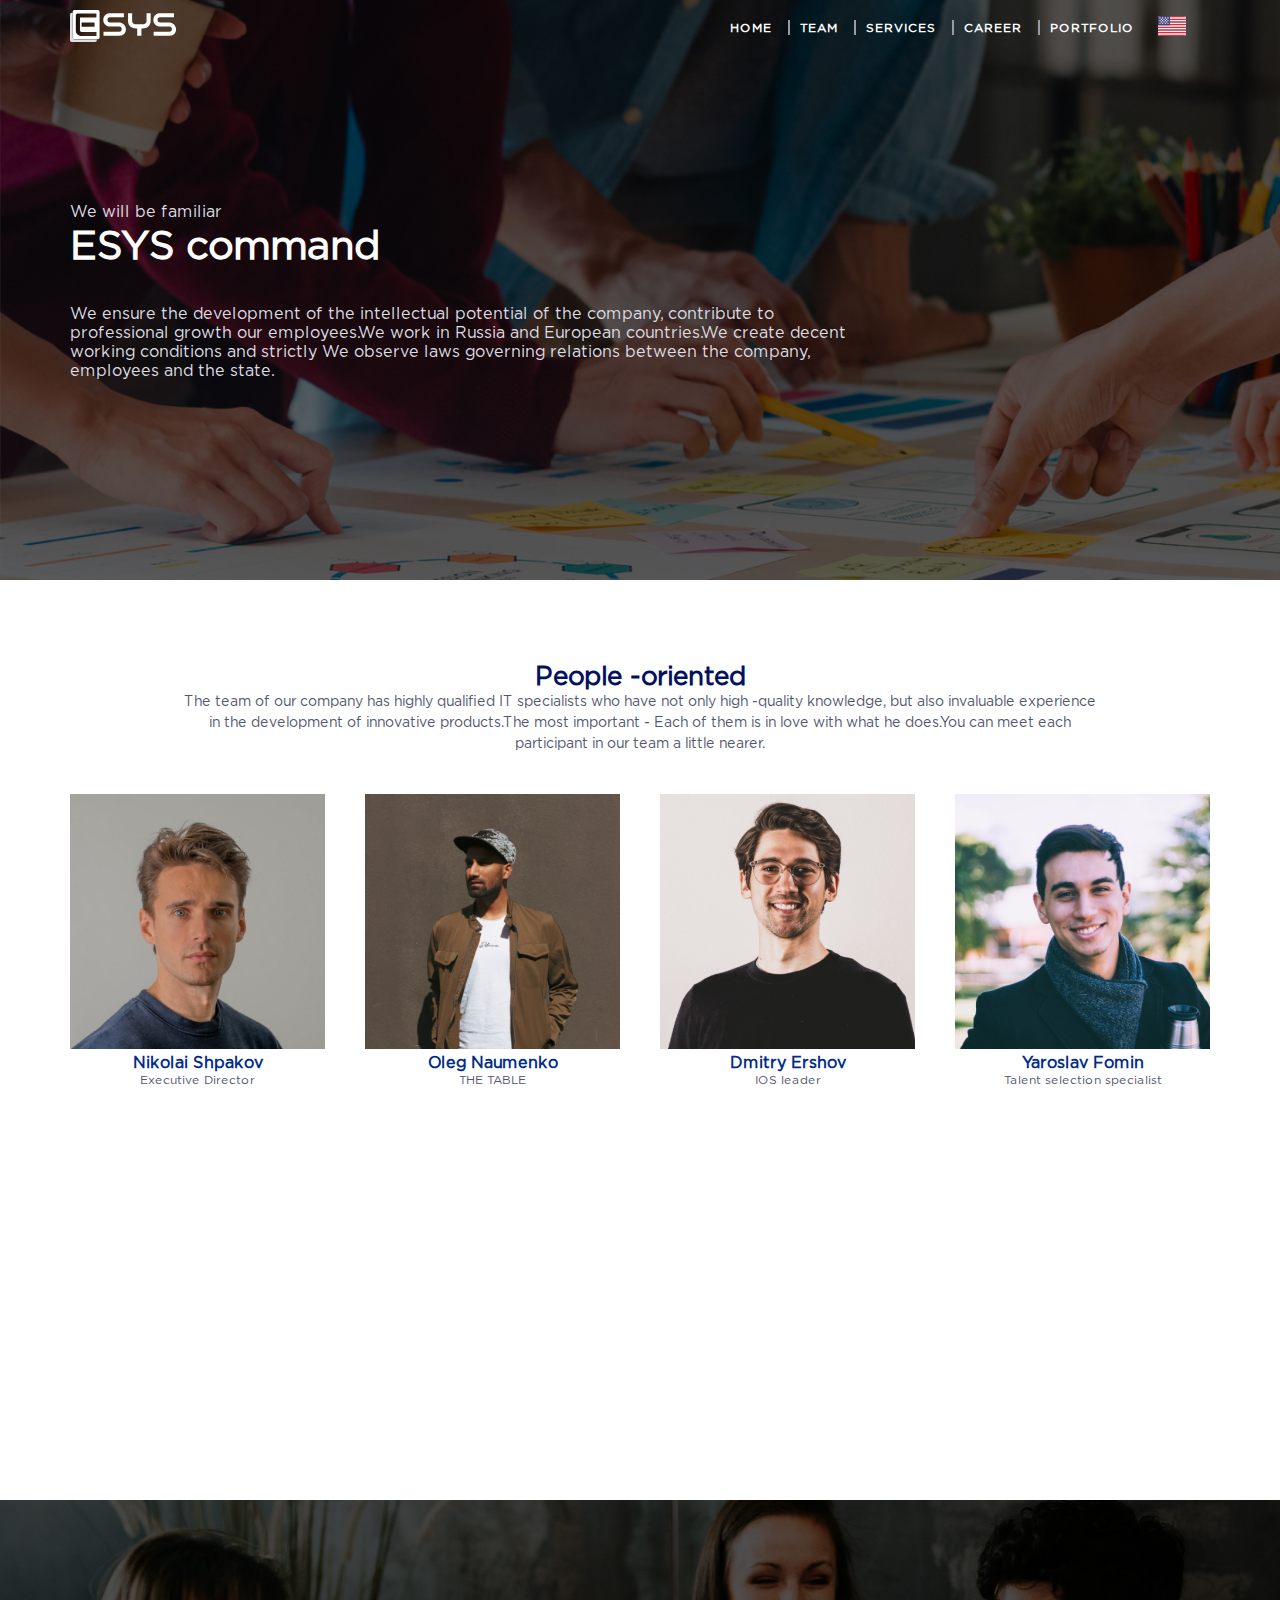
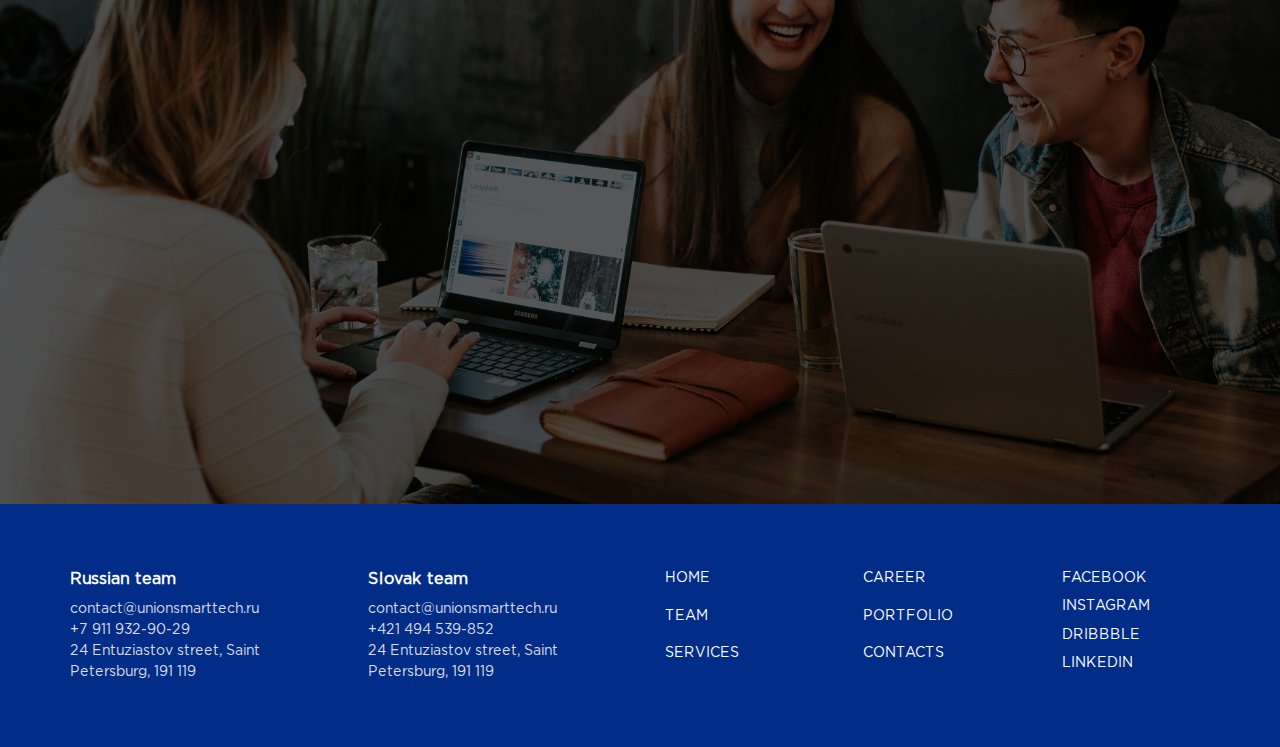
<file: pages/team.html>
<!DOCTYPE html>
<html lang="en">

<head>
    <meta charset="UTF-8">
    <meta http-equiv="X-UA-Compatible" content="IE=edge">
    <meta name="viewport" content="width=device-width, initial-scale=1.0">
    <link rel="stylesheet" href="../assets/style/main.css" />
    <link rel="stylesheet" href="../assets/style/team/index.css">
    <title>ESYS - Team</title>
</head>

<body>
    <main class="main">
        <div class="container">
            <div class="main-content animate fade-left">
                <p class="main-text">
                    We will be familiar
                </p>
                <h1 class="main-title">ESYS command</h1>
                <p class="main-text">
                    We ensure the development of the intellectual potential of the company, contribute to professional
                    growth
                    our employees.We work in Russia and European countries.We create decent working conditions and
                    strictly
                    We observe laws governing relations between the company, employees and the state.
                </p>
            </div>
        </div>
    </main>

    <section class="section team container">
        <div class="team__header">
            <h2 class="section-title">People -oriented</h2>
            <p class="section-text">
                The team of our company has highly qualified IT specialists who have not only
                high -quality knowledge, but also invaluable experience in the development of innovative products.The
                most important -
                Each of them is in love with what he does.You can meet each participant in our team a little
                nearer.
            </p>
        </div>
        <div class="team__members">
            <div class="team__member animate fade-left">
                <img src="../assets/images/ceo.jpg" alt="ceo" class="team__member-img">
                <p class="team__member-name">Nikolai Shpakov</p>
                <p class="team__member-position">Executive Director</p>
            </div>
            <div class="team__member animate fade-left">
                <img src="../assets/images/cto.jpg" alt="cto" class="team__member-img">
                <p class="team__member-name">Oleg Naumenko</p>
                <p class="team__member-position">THE TABLE</p>
            </div>
            <div class="team__member animate fade-right">
                <img src="../assets/images/IOSLead.svg" alt="IOSLead" class="team__member-img">
                <p class="team__member-name">Dmitry Ershov</p>
                <p class="team__member-position">IOS leader</p>
            </div>
            <div class="team__member animate fade-right">
                <img src="../assets/images/talantFinder.jpg" alt="talantFinder" class="team__member-img">
                <p class="team__member-name">Yaroslav Fomin</p>
                <p class="team__member-position">Talent selection specialist</p>
            </div>
            <div class="team__member animate fade-left">
                <img src="../assets/images/designerLead.jpg" alt="designerLead" class="team__member-img">
                <p class="team__member-name">Elena Goryunovа</p>
                <p class="team__member-position">The head of the group of designers</p>
            </div>
            <div class="team__member animate fade-left">
                <img src="../assets/images/QALead.jpg" alt="QALead" class="team__member-img">
                <p class="team__member-name">Yaroslav Fomin</p>
                <p class="team__member-position">The head of the quality control group</p>
            </div>
            <div class="team__member animate fade-right">
                <img src="../assets/images/workLead.jpg" alt="workLead" class="team__member-img">
                <p class="team__member-name">Nikolai Shpakoв</p>
                <p class="team__member-position">Manager</p>
            </div>
            <div class="team__member animate fade-right">
                <img src="../assets/images/androidLead.svg" alt="" class="team__member-img">
                <p class="team__member-name">Olga Naumenko</p>
                <p class="team__member-position">The head of the Android group</p>
            </div>
        </div>
    </section>

    <section class="vacancies section">
        <div class="container animate fade-left">
            <p class="section-text">Open positions</p>
            <h2 class="section-title">Join us</h2>
            <button class="btn btn-filled">
                To learn more
            </button>
        </div>
    </section>

    <script src="../assets/js/components/AppHeader.js"></script>
    <script src="../assets/js/components/AppFooter.js"></script>
    <script src="../assets/js/animation.js"></script>
</body>

</html>
</file>
<file: assets/style/main.css>
@import url("./components/index.css");
@import url("./utils/index.css");
@import url("./animations/index.css");

@import url("app.css");
@import url("header.css");
@import url("footer.css");
</file>
<file: assets/style/home/index.css>
@import url("_main.css");
@import url("_about.css");
@import url("_development.css");
@import url("_portfolio.css");
@import url("_benefits.css");
@import url("_clients.css");
@import url("_faq.css");
</file>
<file: assets/style/career/index.css>
@import url("_main.css");
@import url("_career.css");
</file>
<file: assets/style/portfolio/index.css>
@import url("_main.css");
@import url("_portfolio.css");
@import url("_clients.css");
</file>
<file: assets/style/services/index.css>
@import url("_main.css");
@import url("_services.css");
@import url("_stages.css");
@import url("_project.css");
</file>
<file: assets/style/team/index.css>
@import url("_main.css");
@import url("_teamMembers.css");
@import url("_vacancies.css");

.footer {
  margin-top: 0;
}
</file>
